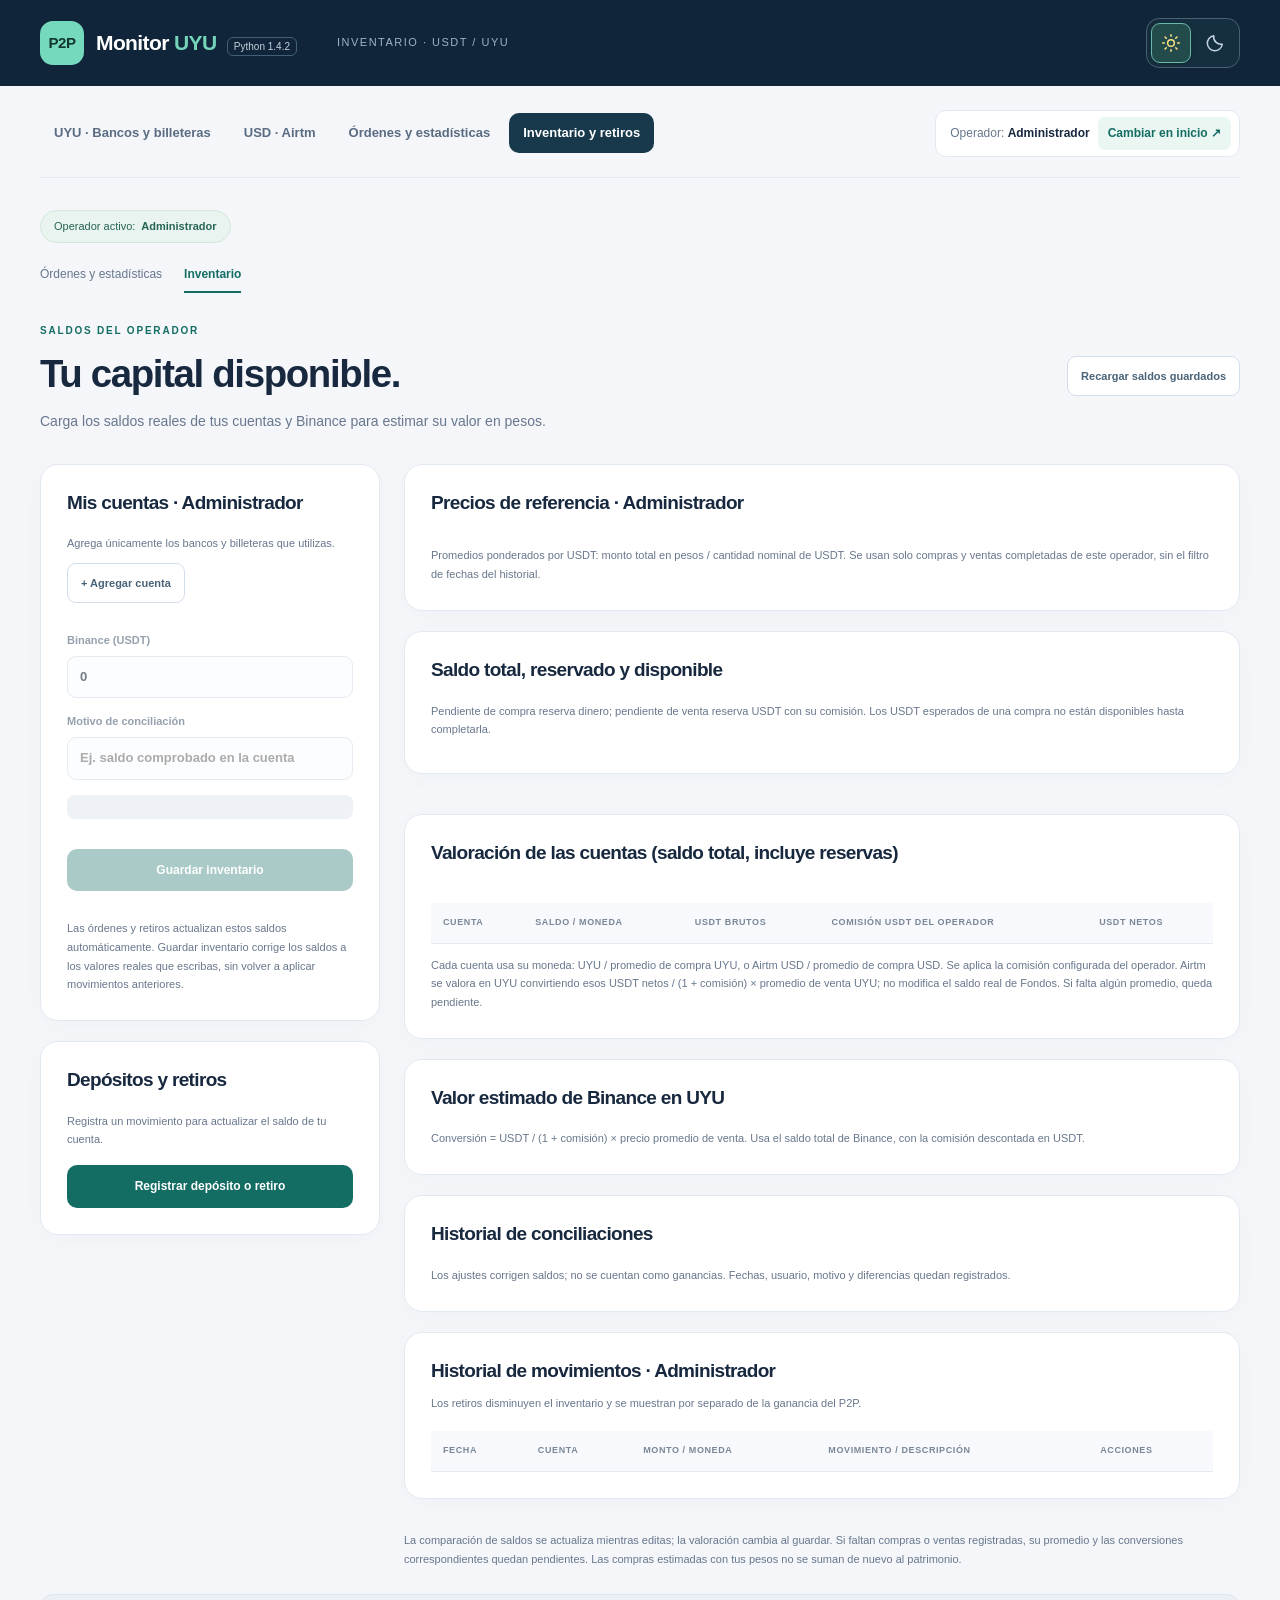
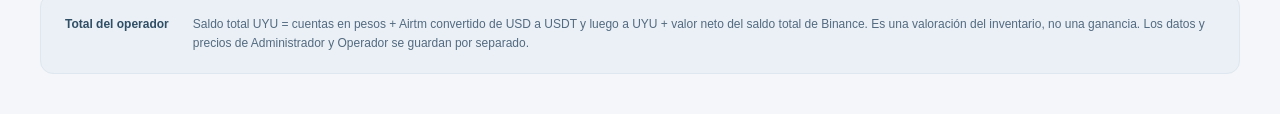
<file: static/inventory.html>
<!doctype html><html lang="es-UY"><head><meta charset="utf-8"><meta name="viewport" content="width=device-width, initial-scale=1"><title>Inventario del operador · Monitor P2P</title><script src="/static/theme.js?v=market-1.4.2"></script><link rel="icon" href="/static/favicon.svg"><link rel="stylesheet" href="/static/styles.css?v=market-1.4.2"><link rel="stylesheet" href="/static/orders.css?v=market-1.4.2"><script type="module" src="/static/inventory.js?v=market-1.4.2"></script><script type="module" src="/static/operator.js?v=market-1.4.2"></script><link rel="stylesheet" href="/static/theme.css?v=market-1.4.2"></head>
<body><header class="header"><div class="header-inner"><div class="brand"><span class="brand-mark">P2P</span><span>Monitor <b>UYU</b> <small class="version-label">Python 1.4.2</small></span></div><div class="pair">INVENTARIO · USDT / UYU</div></div></header>
<a class="skip-link" href="#main-content">Saltar al contenido</a><main id="main-content"><nav class="market-navigation" aria-label="Página"><a data-operator-context href="/">UYU · Bancos y billeteras</a><a data-operator-context href="/usd-airtm">USD · Airtm</a><a data-operator-context href="/ordenes">Órdenes y estadísticas</a><a data-operator-context href="/inventario" aria-current="page">Inventario y retiros</a><div class="operator-control operator-context"><span>Operador: <b data-operator-name>Administrador</b></span><a class="operator-open" href="/" data-operator-context>Cambiar en inicio ↗</a></div></nav>
<div class="operator-banner">Operador activo: <b data-operator-name>Administrador</b></div><nav class="operator-navigation" aria-label="Datos del operador"><a href="/ordenes" data-operator-context>Órdenes y estadísticas</a><a href="/inventario" data-operator-context aria-current="page">Inventario</a></nav>
<div class="page-head"><div><span class="eyebrow">SALDOS DEL OPERADOR</span><h1>Tu capital disponible.</h1><p>Carga los saldos reales de tus cuentas y Binance para estimar su valor en pesos.</p></div><button type="button" id="inventory-reload" class="secondary-button">Recargar saldos guardados</button></div>
<div id="inventory-review" class="error-banner" role="alert" hidden>Hay saldos negativos por movimientos registrados sin saldo inicial suficiente. Revisa las órdenes y corrige el inventario con tus saldos reales.</div><div id="inventory-error" class="error-banner" role="alert" hidden></div>
<div class="inventory-layout"><aside class="inventory-sidebar" aria-label="Carga de saldos y retiros"><section class="ledger-card"><h2>Mis cuentas · <span data-operator-name>Administrador</span></h2><p class="tool-note">Agrega únicamente los bancos y billeteras que utilizas.</p><button type="button" class="secondary-button" id="create-account">+ Agregar cuenta</button><p id="account-page-message" role="status"></p><div id="account-empty" class="tool-note" hidden>No tienes cuentas creadas. Agrega tu primera cuenta para cargar su saldo y registrar operaciones.</div><form id="inventory-form" class="ledger-form"><fieldset id="inventory-fields" disabled><div id="bank-inputs" class="inventory-bank-inputs"></div><label>Binance (USDT)<input id="binance" type="number" min="0" max="200000000" step="0.000001" required inputmode="decimal" value="0"></label><label>Motivo de conciliación<input id="reconcile-reason" maxlength="300" placeholder="Ej. saldo comprobado en la cuenta"></label>
<div id="reconcile-diff" class="tool-note" aria-live="polite"></div><div id="archived-accounts"></div><button type="submit" class="refresh-button" id="inventory-save">Guardar inventario</button></fieldset><p id="inventory-message" role="status" aria-live="polite"></p><p id="inventory-saved-at" class="tool-note"></p></form><p class="tool-note">Las órdenes y retiros actualizan estos saldos automáticamente. Guardar inventario corrige los saldos a los valores reales que escribas, sin volver a aplicar movimientos anteriores.</p></section>
<section class="ledger-card movement-launcher"><h2>Depósitos y retiros</h2><p class="tool-note">Registra un movimiento para actualizar el saldo de tu cuenta.</p><button type="button" class="refresh-button" id="create-movement">Registrar depósito o retiro</button><p id="movement-page-message" role="status" aria-live="polite"></p></section></aside><section class="inventory-report"><div class="ledger-card"><h2>Precios de referencia · <span data-operator-name>Administrador</span></h2><div id="inventory-averages" class="inventory-averages"></div><p class="tool-note">Promedios ponderados por USDT: monto total en pesos / cantidad nominal de USDT. Se usan solo compras y ventas completadas de este operador, sin el filtro de fechas del historial.</p></div>
<section class="ledger-card"><h2>Saldo total, reservado y disponible</h2><p class="tool-note">Pendiente de compra reserva dinero; pendiente de venta reserva USDT con su comisión. Los USDT esperados de una compra no están disponibles hasta completarla.</p><div id="reservation-summary" aria-live="polite"></div></section>
<div id="inventory-values" class="ledger-summary inventory-summary" aria-live="polite"></div>
<div class="ledger-card"><h2>Valoración de las cuentas (saldo total, incluye reservas)</h2><div class="table-scroll"><table class="ranking-table"><thead><tr><th>Cuenta</th><th>Saldo / moneda</th><th>USDT brutos</th><th>Comisión USDT del operador</th><th>USDT netos</th></tr></thead><tbody id="inventory-bank-rows"></tbody></table></div><p class="tool-note">Cada cuenta usa su moneda: UYU / promedio de compra UYU, o Airtm USD / promedio de compra USD. Se aplica la comisión configurada del operador. Airtm se valora en UYU convirtiendo esos USDT netos / (1 + comisión) × promedio de venta UYU; no modifica el saldo real de Fondos. Si falta algún promedio, queda pendiente.</p></div>
<div class="ledger-card"><h2>Valor estimado de Binance en UYU</h2><div id="binance-detail"></div><p class="tool-note">Conversión = USDT / (1 + comisión) × precio promedio de venta. Usa el saldo total de Binance, con la comisión descontada en USDT.</p></div>
<section class="ledger-card"><h2>Historial de conciliaciones</h2><p class="tool-note">Los ajustes corrigen saldos; no se cuentan como ganancias. Fechas, usuario, motivo y diferencias quedan registrados.</p><div id="reconcile-history"></div></section>
<section class="ledger-card withdrawals-panel"><h2>Historial de movimientos · <span data-operator-name>Administrador</span></h2><p class="tool-note">Los retiros disminuyen el inventario y se muestran por separado de la ganancia del P2P.</p><div class="table-scroll"><table class="ranking-table"><thead><tr><th>Fecha</th><th>Cuenta</th><th>Monto / moneda</th><th>Movimiento / descripción</th><th>Acciones</th></tr></thead><tbody id="withdrawal-rows"></tbody></table></div></section>
<p class="tool-note">La comparación de saldos se actualiza mientras editas; la valoración cambia al guardar. Si faltan compras o ventas registradas, su promedio y las conversiones correspondientes quedan pendientes. Las compras estimadas con tus pesos no se suman de nuevo al patrimonio.</p></section></div>

<aside class="notes"><span class="note-label">Total del operador</span><p>Saldo total UYU = cuentas en pesos + Airtm convertido de USD a USDT y luego a UYU + valor neto del saldo total de Binance. Es una valoración del inventario, no una ganancia. Los datos y precios de Administrador y Operador se guardan por separado.</p></aside><dialog id="movement-dialog" class="entry-modal" aria-labelledby="movement-title"><section class="ledger-card withdrawal-entry"><div class="modal-heading"><h2 id="movement-title">Depósitos y retiros</h2><button type="button" class="modal-close" id="movement-close" aria-label="Cerrar formulario de movimiento">×</button></div><p class="tool-note">Registra entradas o salidas de la cuenta de <b data-operator-name>Administrador</b>. Airtm usa USD; los bancos, UYU.</p><form id="withdrawal-form" class="withdrawal-form"><label>Movimiento<select id="withdrawal-kind"><option value="withdrawal">Retiro</option><option value="deposit">Depósito</option></select></label><label>Cuenta<select id="withdrawal-account" required></select></label><label>Fecha y hora<input id="withdrawal-date" type="datetime-local" required></label><label><span id="withdrawal-amount-label">Monto (UYU)</span><input id="withdrawal-amount" type="number" min="0.01" max="10000000000" step="0.01" required inputmode="decimal"></label><label>Descripción (opcional)<input id="withdrawal-note" maxlength="300" placeholder="Ej. Retiro para gastos"></label><div class="form-actions"><button id="withdrawal-save" class="refresh-button" type="submit">Registrar retiro</button><button id="withdrawal-cancel" class="secondary-button" type="button" hidden>Cancelar edición</button></div></form><p id="withdrawal-message" role="status" aria-live="polite"></p></section></dialog></main><dialog id="account-dialog" class="entry-modal" aria-labelledby="account-form-title"><section class="ledger-card"><div class="modal-heading"><h2 id="account-form-title">Agregar cuenta</h2><button id="account-close" class="modal-close" type="button" aria-label="Cerrar formulario">×</button></div><form id="inventory-account-form" class="ledger-form"><label>Banco o billetera<select id="account-institution"><option value="">Otro banco o billetera</option><option>Santander</option><option>Itaú</option><option>OCA Blue</option><option>MercadoPago</option><option>BROU</option><option>Prex</option><option>Airtm</option></select></label><label>Nombre de tu cuenta<input id="account-name" maxlength="80" required placeholder="Ej. Santander personal"></label><label>Moneda<select id="account-currency"><option value="UYU">Pesos uruguayos (UYU)</option><option value="USD">Dólares (USD)</option></select></label><p class="tool-note">La cuenta se crea con saldo cero. Después podrás cargar su saldo real con un motivo de conciliación. Binance mantiene su campo único en USDT.</p><button class="refresh-button" id="account-save" type="submit">Crear cuenta</button><p id="account-form-message" role="status"></p></form></section></dialog></body></html>
</file>
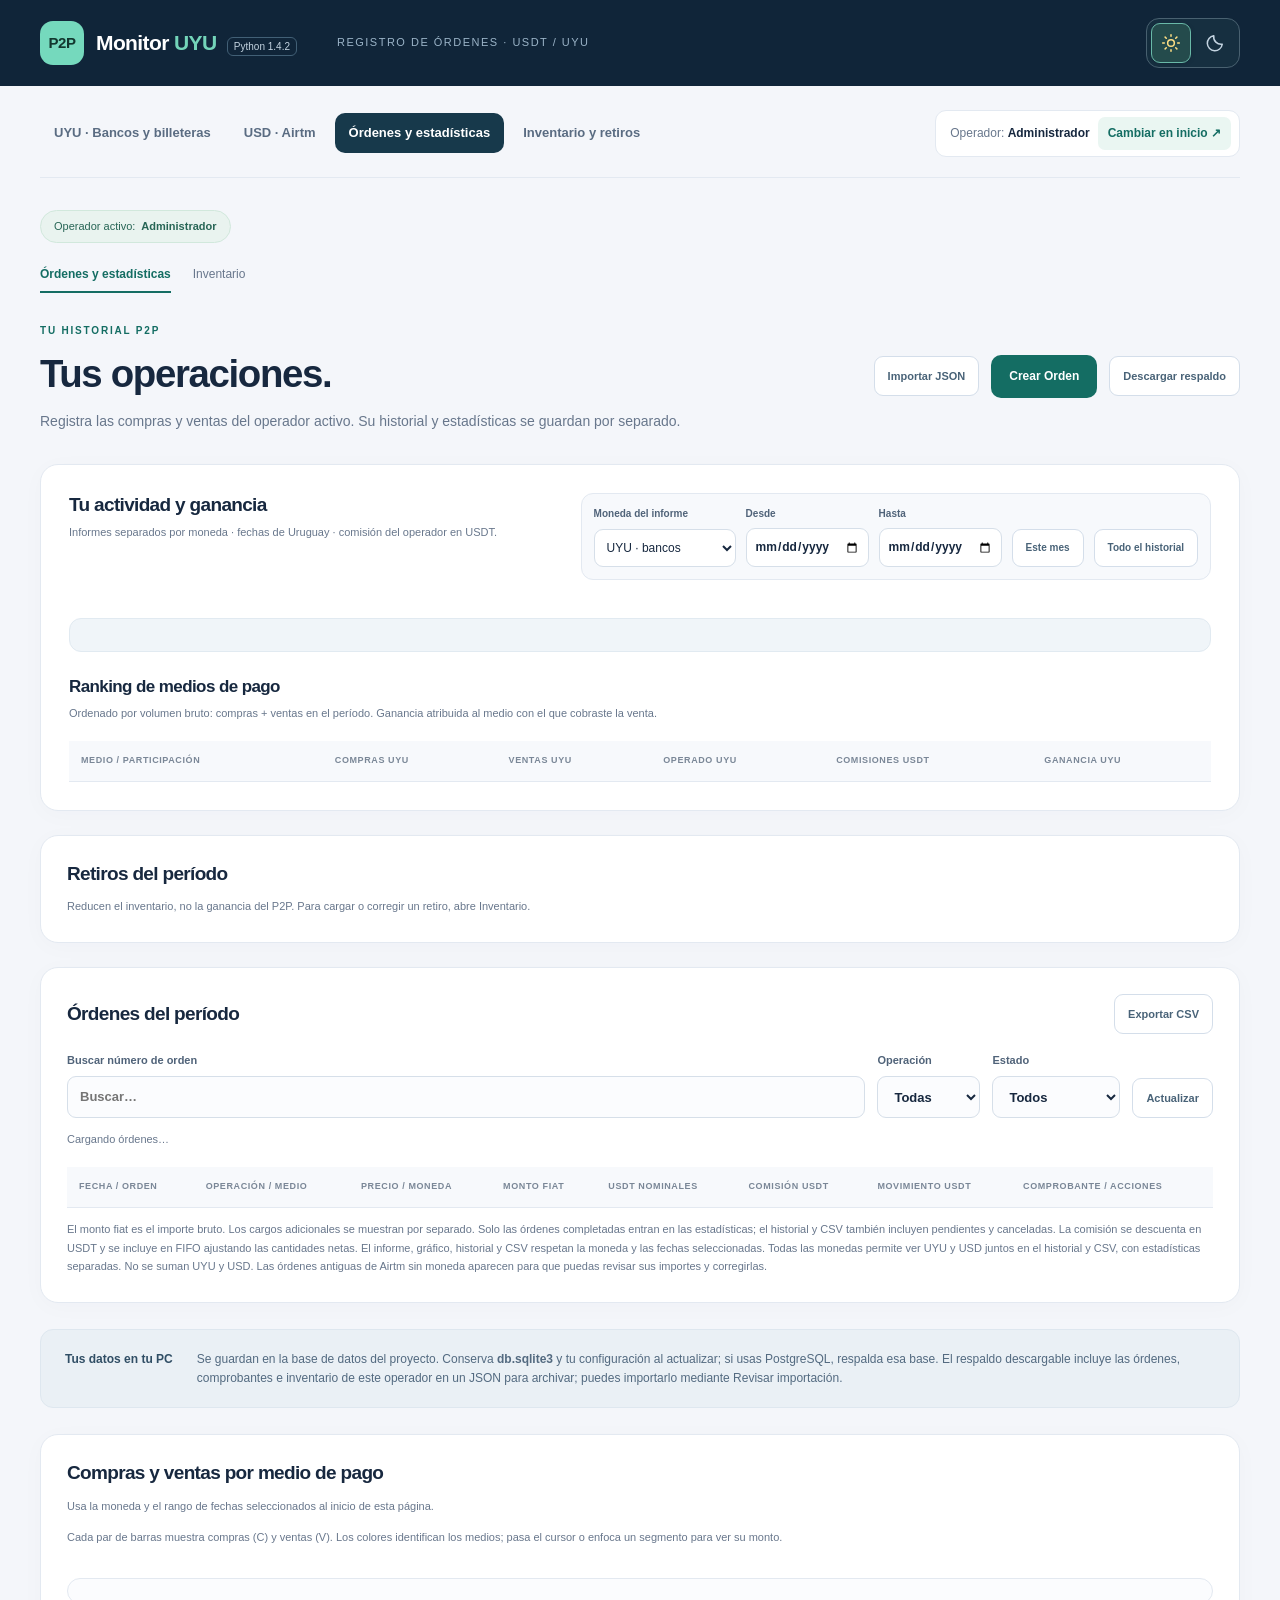
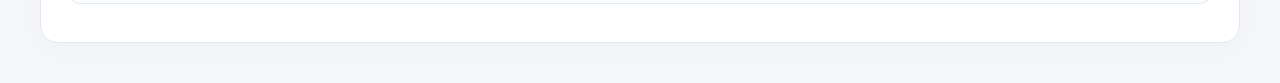
<file: static/orders.html>
<!doctype html>
<html lang="es-UY"><head><meta charset="utf-8"><meta name="viewport" content="width=device-width, initial-scale=1"><title>Órdenes del operador · Monitor P2P</title><script src="/static/theme.js?v=market-1.4.2"></script><link rel="icon" href="/static/favicon.svg"><link rel="stylesheet" href="/static/styles.css?v=market-1.4.2"><link rel="stylesheet" href="/static/orders.css?v=market-1.4.2"><script type="module" src="/static/orders.js?v=market-1.4.2"></script><script type="module" src="/static/operator.js?v=market-1.4.2"></script><link rel="stylesheet" href="/static/theme.css?v=market-1.4.2"><script type="module" src="/static/import.js?v=market-1.4.2"></script></head>
<body><header class="header"><div class="header-inner"><div class="brand"><span class="brand-mark">P2P</span><span>Monitor <b>UYU</b> <small class="version-label">Python 1.4.2</small></span></div><div class="pair">REGISTRO DE ÓRDENES · USDT / UYU</div></div></header>
<a class="skip-link" href="#main-content">Saltar al contenido</a><main id="main-content"><nav class="market-navigation" aria-label="Página"><a data-operator-context href="/">UYU · Bancos y billeteras</a><a data-operator-context href="/usd-airtm">USD · Airtm</a><a data-operator-context href="/ordenes" aria-current="page">Órdenes y estadísticas</a><a data-operator-context href="/inventario">Inventario y retiros</a><div class="operator-control operator-context"><span>Operador: <b data-operator-name>Administrador</b></span><a class="operator-open" href="/" data-operator-context>Cambiar en inicio ↗</a></div></nav><div class="operator-banner">Operador activo: <b data-operator-name>Administrador</b></div><nav class="operator-navigation" aria-label="Datos del operador"><a href="/ordenes" data-operator-context aria-current="page">Órdenes y estadísticas</a><a href="/inventario" data-operator-context>Inventario</a></nav>
<div class="page-head"><div><span class="eyebrow">TU HISTORIAL P2P</span><h1>Tus operaciones.</h1><p>Registra las compras y ventas del operador activo. Su historial y estadísticas se guardan por separado.</p></div><div class="page-actions"><button class="secondary-button" type="button" id="open-import">Importar JSON</button><button type="button" class="refresh-button" id="create-order">Crear Orden</button><a class="backup-button" id="backup" data-operator-context href="/api/orders/backup" download>Descargar respaldo</a></div></div><p id="order-page-message" role="status" aria-live="polite"></p>
<section class="ledger-card analytics-panel" aria-label="Análisis de tus operaciones">
<div class="history-heading"><div><h2>Tu actividad y ganancia</h2><p class="tool-note">Informes separados por moneda · fechas de Uruguay · comisión del operador en USDT.</p></div><div class="range-controls"><label>Moneda del informe<select id="report-currency"><option value="ALL">Todas las monedas</option><option value="UYU" selected>UYU · bancos</option><option value="USD">USD · Airtm</option></select></label><label>Desde<input id="range-from" type="date"></label><label>Hasta<input id="range-to" type="date"></label><button id="this-month" class="secondary-button" type="button">Este mes</button><button id="all-dates" class="secondary-button" type="button">Todo el historial</button></div></div>
<p id="range-error" role="alert" class="negative" hidden>La fecha de inicio debe ser anterior o igual a la fecha final.</p>
<p id="range-label" class="tool-note" aria-live="polite"></p>
<div id="summary" class="ledger-summary" aria-live="polite"></div>
<div id="gain-note" class="gain-note"></div>
<div class="analytics-grid" id="analytics-details">
<section class="method-ranking"><h3>Ranking de medios de pago</h3><p class="tool-note">Ordenado por volumen bruto: compras + ventas en el período. Ganancia atribuida al medio con el que cobraste la venta.</p><div class="table-scroll"><table class="ranking-table"><thead id="ranking-head"><tr><th>Medio / participación</th><th>Compras UYU</th><th>Ventas UYU</th><th>Operado UYU</th><th>Comisiones USDT</th><th>Ganancia UYU</th></tr></thead><tbody id="ranking"></tbody></table></div></section></div>
</section>
<section class="ledger-card period-withdrawals"><h2>Retiros del período</h2><div id="period-withdrawals"></div><p class="tool-note">Reducen el inventario, no la ganancia del P2P. Para cargar o corregir un retiro, abre Inventario.</p></section>
<div class="ledger-layout orders-full-width">
<section class="ledger-history"><div class="ledger-card"><div class="history-heading"><h2>Órdenes del período</h2><button class="secondary-button" id="csv" type="button">Exportar CSV</button></div>
<div class="ledger-filters"><label>Buscar número de orden<input id="search" type="search" placeholder="Buscar…"></label><label>Operación<select id="filter-type"><option value="">Todas</option><option value="buy">Compras</option><option value="sell">Ventas</option></select></label><label>Estado<select id="filter-status"><option value="">Todos</option><option value="pending">Pendientes</option><option value="completed">Completadas</option><option value="cancelled">Canceladas</option></select></label><button class="secondary-button" id="reload" type="button">Actualizar</button></div>
<p class="tool-note" id="history-status" role="status" aria-live="polite">Cargando órdenes…</p>
<div class="table-scroll"><table class="ledger-table"><thead><tr><th>Fecha / orden</th><th>Operación / medio</th><th>Precio / moneda</th><th>Monto fiat</th><th>USDT nominales</th><th>Comisión USDT</th><th>Movimiento USDT</th><th>Comprobante / acciones</th></tr></thead><tbody id="rows"></tbody></table></div>
<p class="tool-note">El monto fiat es el importe bruto. Los cargos adicionales se muestran por separado. Solo las órdenes completadas entran en las estadísticas; el historial y CSV también incluyen pendientes y canceladas. La comisión se descuenta en USDT y se incluye en FIFO ajustando las cantidades netas. El informe, gráfico, historial y CSV respetan la moneda y las fechas seleccionadas. Todas las monedas permite ver UYU y USD juntos en el historial y CSV, con estadísticas separadas. No se suman UYU y USD. Las órdenes antiguas de Airtm sin moneda aparecen para que puedas revisar sus importes y corregirlas.</p></div></section></div>
<aside class="notes"><span class="note-label">Tus datos en tu PC</span><p>Se guardan en la base de datos del proyecto. Conserva <b>db.sqlite3</b> y tu configuración al actualizar; si usas PostgreSQL, respalda esa base. El respaldo descargable incluye las órdenes, comprobantes e inventario de este operador en un JSON para archivar; puedes importarlo mediante Revisar importación.</p></aside>
<section class="ledger-card activity-chart chart-panel" id="chart-panel" aria-label="Gráfica de operaciones del período"><h2>Compras y ventas por medio de pago</h2><p class="tool-note">Usa la moneda y el rango de fechas seleccionados al inicio de esta página.</p><p class="tool-note">Cada par de barras muestra compras (C) y ventas (V). Los colores identifican los medios; pasa el cursor o enfoca un segmento para ver su monto.</p><div id="chart-legend" class="chart-legend"></div><div id="activity-chart" class="chart-scroll"></div><p id="chart-note" class="tool-note"></p></section>
<dialog id="order-dialog" class="entry-modal" aria-labelledby="form-title"><section class="ledger-card"><div class="modal-heading"><h2 id="form-title">Crear orden</h2><button type="button" class="modal-close" id="order-close" aria-label="Cerrar formulario de orden">×</button></div>
<form id="order-form" class="ledger-form">
<label>Operación<select id="type" required><option value="buy">Yo compré USDT</option><option value="sell">Yo vendí USDT</option></select></label>
<label>Estado<select id="order-status" required><option value="pending">Pendiente (reserva saldo)</option><option value="completed">Completada</option><option value="cancelled">Cancelada</option></select></label>
<label>Fecha y hora<input id="date" type="datetime-local" required></label>
<label>Número de orden<input id="number" type="text" maxlength="100" autocomplete="off" required placeholder="Número de Binance"></label>
<label>Medio de pago<input id="payment-method" list="payment-options" maxlength="100" required placeholder="Ej. Itaú"><datalist id="payment-options"><option value="Santander"><option value="Itaú"><option value="OCA Blue"><option value="MercadoPago"><option value="BROU"><option value="Prex"><option value="Airtm"></datalist><span class="tool-note">El medio usado para pagar o cobrar esta orden. Puedes escribir otro.</span></label>
<label>Cuenta del inventario<select id="account-key" required><option value="">Según el medio de pago</option></select><span class="tool-note">Cuenta en la que pagaste o cobraste. Selecciónala si el medio de pago tiene otro nombre.</span></label>
<label><span id="price-label">Precio (UYU por USDT)</span><input id="price" type="number" min="0.000001" max="1000000000" step="0.000001" inputmode="decimal" required placeholder="Ej. 41,30"></label>
<label><span id="amount-label">Monto de la orden (UYU)</span><input id="amount" type="number" min="0.01" max="10000000000" step="0.01" inputmode="decimal" required placeholder="Ej. 10000"></label>
<label>Cargo adicional (%)<input id="expense-percent" type="number" min="0" max="100" step="0.0001" value="0" required><span class="tool-note">Se aplica al monto de la orden. Usa la tarifa real de tu billetera; no viene predefinida.</span></label>
<label>Gasto fijo (moneda de la cuenta)<input id="expense-fixed" type="number" min="0" max="10000000000" step="0.01" value="0" required></label>
<label>Detalle del gasto<input id="expense-note" maxlength="300" placeholder="Ej. cargo por enviar saldo"></label>
<div class="ledger-preview" id="preview" aria-live="polite">Ingresa el precio y el monto para calcular los USDT y la comisión.</div>
<p class="tool-note">Comisión del operador en USDT. Compra: recibes nominales menos comisión. Venta: entregas nominales más comisión. Los cargos adicionales se pagan en la misma cuenta y moneda: aumentan el desembolso de compra o reducen el ingreso de venta. Pendiente reserva saldo; completada aplica movimientos; cancelada no aplica movimientos. Airtm usa USD y los bancos UYU; el precio es por 1 USDT en esa moneda.</p>
<label>Comprobante de pago (opcional)<input id="receipt" type="file" accept="image/png,image/jpeg,image/webp,application/pdf,.pdf,.jpg,.jpeg,.png,.webp"><span class="tool-note">PDF, JPG, PNG o WebP · máximo 10 MB.</span></label>
<div id="existing-receipt" hidden><a id="current-receipt" target="_blank" rel="noopener">Ver comprobante actual ↗</a><label class="remove-receipt"><input id="remove-receipt" type="checkbox">Quitar comprobante actual</label></div>
<div class="form-actions"><button class="refresh-button" id="save" type="submit">Guardar orden</button><button id="cancel" class="secondary-button" type="button" hidden>Cancelar edición</button></div>
<div id="form-message" role="status" aria-live="polite"></div></form></section></dialog><dialog id="import-dialog" class="entry-modal" aria-labelledby="import-title"><section class="ledger-card"><div class="modal-heading"><h2 id="import-title">Importar historial</h2><button id="import-close" class="modal-close" type="button" aria-label="Cerrar">×</button></div><p class="tool-note">Elige el operador de destino antes de importar. Solo se agregan registros faltantes. Los saldos actuales se conservan para evitar aplicar operaciones históricas dos veces. Los comprobantes solo se recuperan si el JSON contiene sus archivos en base64.</p><label>Respaldo JSON<input id="import-file" type="file" accept=".json,application/json"></label><div class="ledger-form" id="import-mapping"></div><div class="form-actions"><button class="secondary-button" id="import-review" type="button">Revisar importación</button><button class="refresh-button" id="import-confirm" type="button" disabled>Confirmar importación</button></div><p id="import-result" role="status" style="white-space:pre-wrap"></p></section></dialog></main></body></html>
</file>
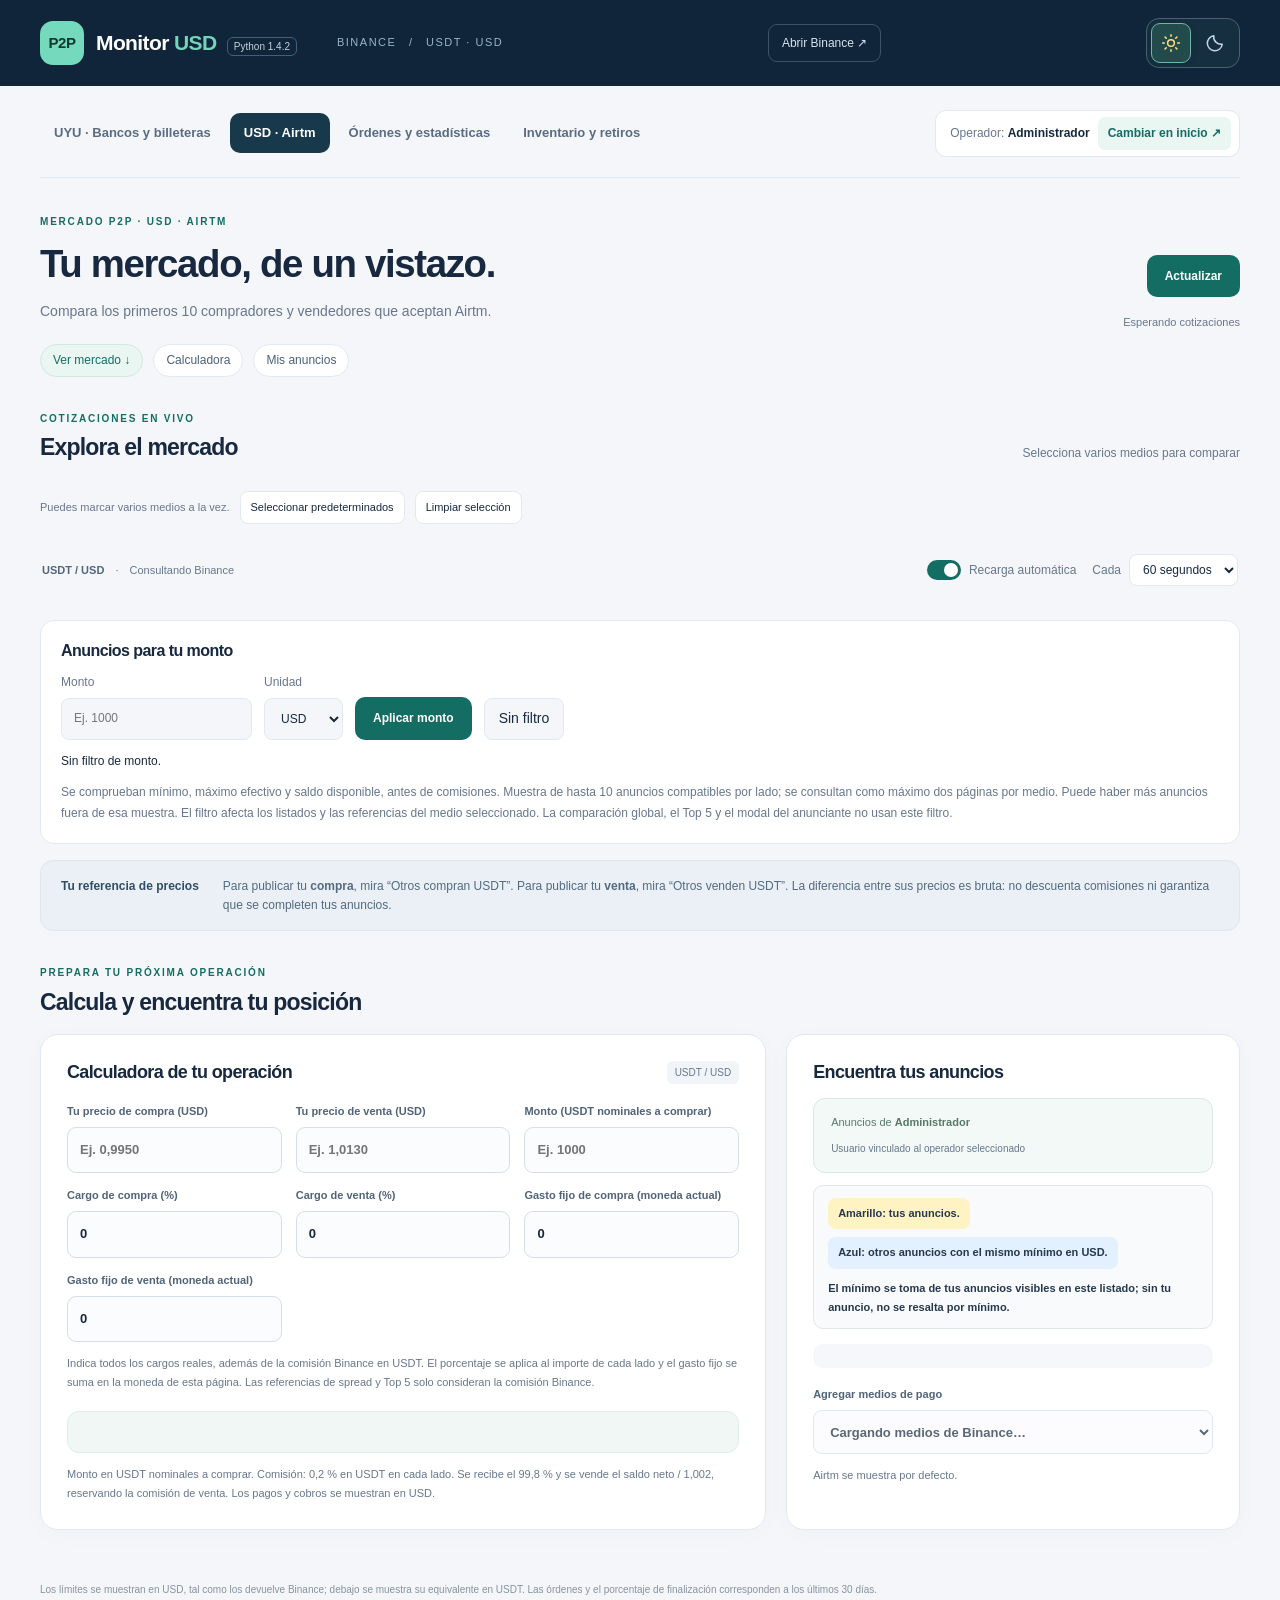
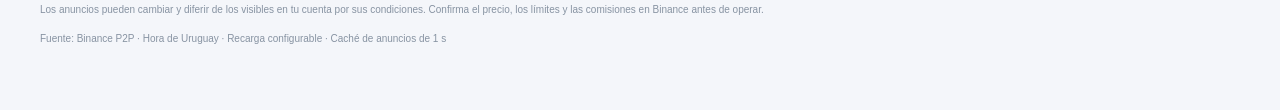
<file: static/usd-airtm.html>
<!doctype html>
<html lang="es-UY"><head><meta charset="utf-8"><meta name="viewport" content="width=device-width, initial-scale=1"><title>Monitor P2P USD · Airtm · Binance</title><meta name="description" content="Primeros diez anuncios de compra y venta USDT/USD con Airtm."><script src="/static/theme.js?v=market-1.4.2"></script><link rel="icon" href="/static/favicon.svg"><link rel="stylesheet" href="/static/styles.css?v=market-1.4.2"><script type="module" src="/static/app.js?v=market-1.4.2"></script><script type="module" src="/static/operator.js?v=market-1.4.2"></script><link rel="stylesheet" href="/static/theme.css?v=market-1.4.2"></head>
<body data-fiat="USD"><div class="app-shell">
<header class="header"><div class="header-inner"><div class="brand"><span class="brand-mark">P2P</span><span>Monitor <b>USD</b> <small class="version-label">Python 1.4.2</small></span></div><div class="pair">BINANCE <span>/</span> USDT · USD</div><a href="https://p2p.binance.com/es/trade/all-payments/USDT?fiat=USD" target="_blank" rel="noreferrer">Abrir Binance ↗</a></div></header>
<a class="skip-link" href="#main-content">Saltar al contenido</a><main id="main-content"><nav class="market-navigation" aria-label="Mercado"><a data-operator-context href="/">UYU · Bancos y billeteras</a><a data-operator-context href="/usd-airtm" aria-current="page">USD · Airtm</a><a data-operator-context href="/ordenes">Órdenes y estadísticas</a><a data-operator-context href="/inventario">Inventario y retiros</a><div class="operator-control operator-context"><span>Operador: <b data-operator-name>Administrador</b></span><a class="operator-open" href="/" data-operator-context>Cambiar en inicio ↗</a></div></nav><div class="page-head"><div><span class="eyebrow">MERCADO P2P · USD · AIRTM</span><h1>Tu mercado, de un vistazo.</h1><p>Compara los primeros 10 compradores y vendedores que aceptan Airtm.</p><div class="quick-links"><a href="#mercado">Ver mercado ↓</a><a href="#calculadora">Calculadora</a><a href="#mis-anuncios">Mis anuncios</a></div></div><div class="refresh-area"><button type="button" class="refresh-button" id="refresh">Actualizar</button><span class="timestamp" id="timestamp">Esperando cotizaciones</span></div></div>


<div class="section-heading" id="mercado"><div><span class="eyebrow">COTIZACIONES EN VIVO</span><h2>Explora el mercado</h2></div><span class="section-caption">Selecciona varios medios para comparar</span></div><div class="bank-tabs"><div class="bank-list" role="group" aria-label="Seleccionar medios de pago" id="banks"></div><div class="selection-actions"><span>Puedes marcar varios medios a la vez.</span><button type="button" id="selection-defaults">Seleccionar predeterminados</button><button type="button" id="selection-clear">Limpiar selección</button></div><div class="status-bar"><span><b>USDT / USD</b> <span class="status-separator">·</span> <span id="status" aria-live="polite">Consultando Binance</span></span><div class="reload-controls"><label class="auto-control"><input class="switch" type="checkbox" id="auto" role="switch" checked>Recarga automática</label><label class="interval-control" for="refresh-seconds">Cada <select id="refresh-seconds"><option value="3">3 segundos</option><option value="6">6 segundos</option><option value="10">10 segundos</option><option value="30">30 segundos</option><option value="60" selected>60 segundos</option></select></label></div></div><section class="amount-filter" aria-labelledby="amount-filter-title"><h3 id="amount-filter-title">Anuncios para tu monto</h3><form id="market-amount-form"><label>Monto<input id="market-amount" type="number" min="0.00000001" max="10000000000" step="0.00000001" inputmode="decimal" placeholder="Ej. 1000"></label><label>Unidad<select id="market-amount-unit"><option value="fiat">USD</option><option value="USDT">USDT</option></select></label><button class="refresh-button" type="submit" id="apply-amount">Aplicar monto</button><button class="secondary-button" type="button" id="clear-amount">Sin filtro</button></form><p id="market-amount-status" role="status" aria-live="polite">Sin filtro de monto.</p><p class="tool-note">Se comprueban mínimo, máximo efectivo y saldo disponible, antes de comisiones. Muestra de hasta 10 anuncios compatibles por lado; se consultan como máximo dos páginas por medio. Puede haber más anuncios fuera de esa muestra. El filtro afecta los listados y las referencias del medio seleccionado. La comparación global, el Top 5 y el modal del anunciante no usan este filtro.</p></section><div id="error" class="error-banner" role="alert" hidden></div><aside class="notes market-guidance"><span class="note-label">Tu referencia de precios</span><p>Para publicar tu <b>compra</b>, mira “Otros compran USDT”. Para publicar tu <b>venta</b>, mira “Otros venden USDT”. La diferencia entre sus precios es bruta: no descuenta comisiones ni garantiza que se completen tus anuncios.</p></aside><div id="spreads-content" class="bank-content" aria-label="Spreads del mercado"></div><div class="section-heading"><div><span class="eyebrow">PREPARA TU PRÓXIMA OPERACIÓN</span><h2>Calcula y encuentra tu posición</h2></div></div><section id="calculadora" class="tools" aria-label="Configuración y calculadora">
<div class="calculator"><div class="tool-heading"><h2>Calculadora de tu operación</h2><span>USDT / USD</span></div>
<div class="calc-fields">
<label>Tu precio de compra (USD)<input id="calc-buy" type="number" min="0.0001" step="0.0001" placeholder="Ej. 0,9950" inputmode="decimal"></label>
<label>Tu precio de venta (USD)<input id="calc-sell" type="number" min="0.0001" step="0.0001" placeholder="Ej. 1,0130" inputmode="decimal"></label>
<label>Monto (USDT nominales a comprar)<input id="calc-amount" type="number" min="0.01" step="0.01" placeholder="Ej. 1000" inputmode="decimal"></label>
<label>Cargo de compra (%)<input id="calc-buy-percent" type="number" min="0" max="100" step="0.0001" value="0"></label>
<label>Cargo de venta (%)<input id="calc-sell-percent" type="number" min="0" max="100" step="0.0001" value="0"></label>
<label>Gasto fijo de compra (moneda actual)<input id="calc-buy-fixed" type="number" min="0" step="0.01" value="0"></label>
<label>Gasto fijo de venta (moneda actual)<input id="calc-sell-fixed" type="number" min="0" step="0.01" value="0"></label>
</div><p class="tool-note">Indica todos los cargos reales, además de la comisión Binance en USDT. El porcentaje se aplica al importe de cada lado y el gasto fijo se suma en la moneda de esta página. Las referencias de spread y Top 5 solo consideran la comisión Binance.</p><div id="calc-result" class="calc-result" aria-live="polite"></div>
<p class="tool-note">Monto en USDT nominales a comprar. Comisión: 0,2 % en USDT en cada lado. Se recibe el 99,8 % y se vende el saldo neto / 1,002, reservando la comisión de venta. Los pagos y cobros se muestran en USD.</p></div>
<div id="mis-anuncios" class="preferences"><div class="tool-heading"><h2>Encuentra tus anuncios</h2></div><div class="account-identity"><span class="account-identity-label">Anuncios de <b data-operator-name>Administrador</b></span><strong id="binance-username"></strong><span class="account-identity-note">Usuario vinculado al operador seleccionado</span></div><p class="tool-note highlight-guide"><span class="highlight-labels"><span class="highlight-label highlight-own">Amarillo: tus anuncios.</span><span class="highlight-label highlight-minimum">Azul: otros anuncios con el mismo mínimo en USD.</span></span><strong class="highlight-clarification">El mínimo se toma de tus anuncios visibles en este listado; sin tu anuncio, no se resalta por mínimo.</strong></p><div id="positions" class="positions" aria-live="polite"></div>
<label class="other-method-label">Agregar medios de pago<select id="other-method" disabled><option value="">Cargando medios de Binance…</option></select></label><p id="methods-note" class="tool-note">Airtm se muestra por defecto.</p></div>
</section><div id="content" class="bank-content" role="region" aria-label="Mercados seleccionados"></div></div>

<footer><p>Los límites se muestran en USD, tal como los devuelve Binance; debajo se muestra su equivalente en USDT. Las órdenes y el porcentaje de finalización corresponden a los últimos 30 días.</p><p>Los anuncios pueden cambiar y diferir de los visibles en tu cuenta por sus condiciones. Confirma el precio, los límites y las comisiones en Binance antes de operar.</p><span>Fuente: Binance P2P · Hora de Uruguay · Recarga configurable · Caché de anuncios de 1 s</span></footer>
</main></div><dialog id="advertiser-dialog" class="advertiser-dialog" aria-labelledby="advertiser-title"><div class="advertiser-heading"><h2 id="advertiser-title">Anuncios del anunciante</h2><button id="advertiser-close" type="button" class="modal-close" aria-label="Cerrar anuncios del anunciante">×</button></div><p id="advertiser-summary"></p><p id="advertiser-time" class="tool-note"></p><p class="tool-note">Anuncios públicos devueltos por Binance en esta consulta. No incluye anuncios privados, pausados o restringidos que Binance no muestre. La disponibilidad final se verifica en Binance. Aquí se muestran todas las monedas y activos devueltos; el monto del mercado no filtra este modal.</p><button id="advertiser-retry" type="button" class="secondary-button">Consultar de nuevo</button><div id="advertiser-content" aria-live="polite"></div></dialog></body></html>
</file>
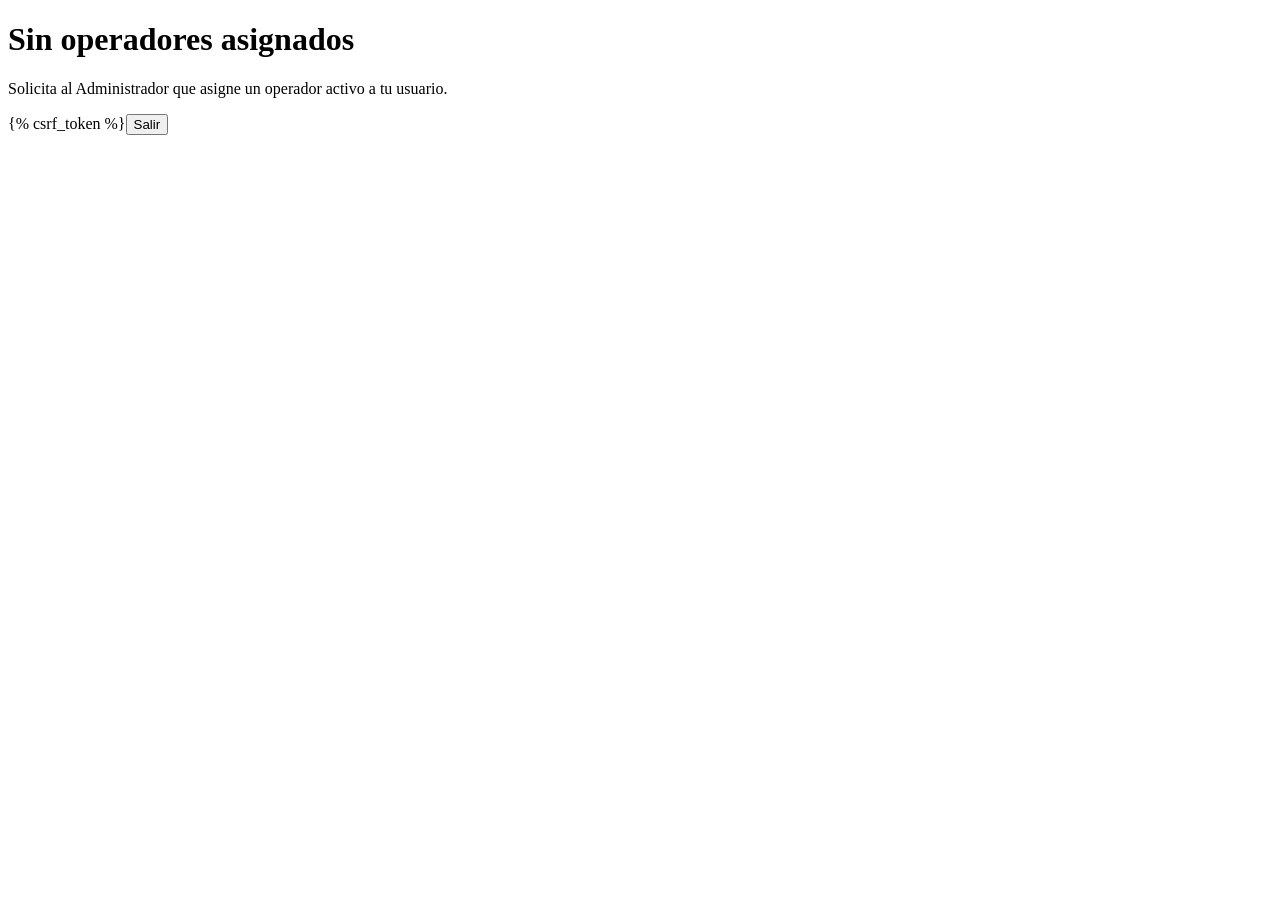
<file: templates/empty.html>
<!doctype html><html lang="es"><body><h1>Sin operadores asignados</h1><p>Solicita al Administrador que asigne un operador activo a tu usuario.</p><form method="post" action="/logout/">{% csrf_token %}<button>Salir</button></form></body></html>
</file>
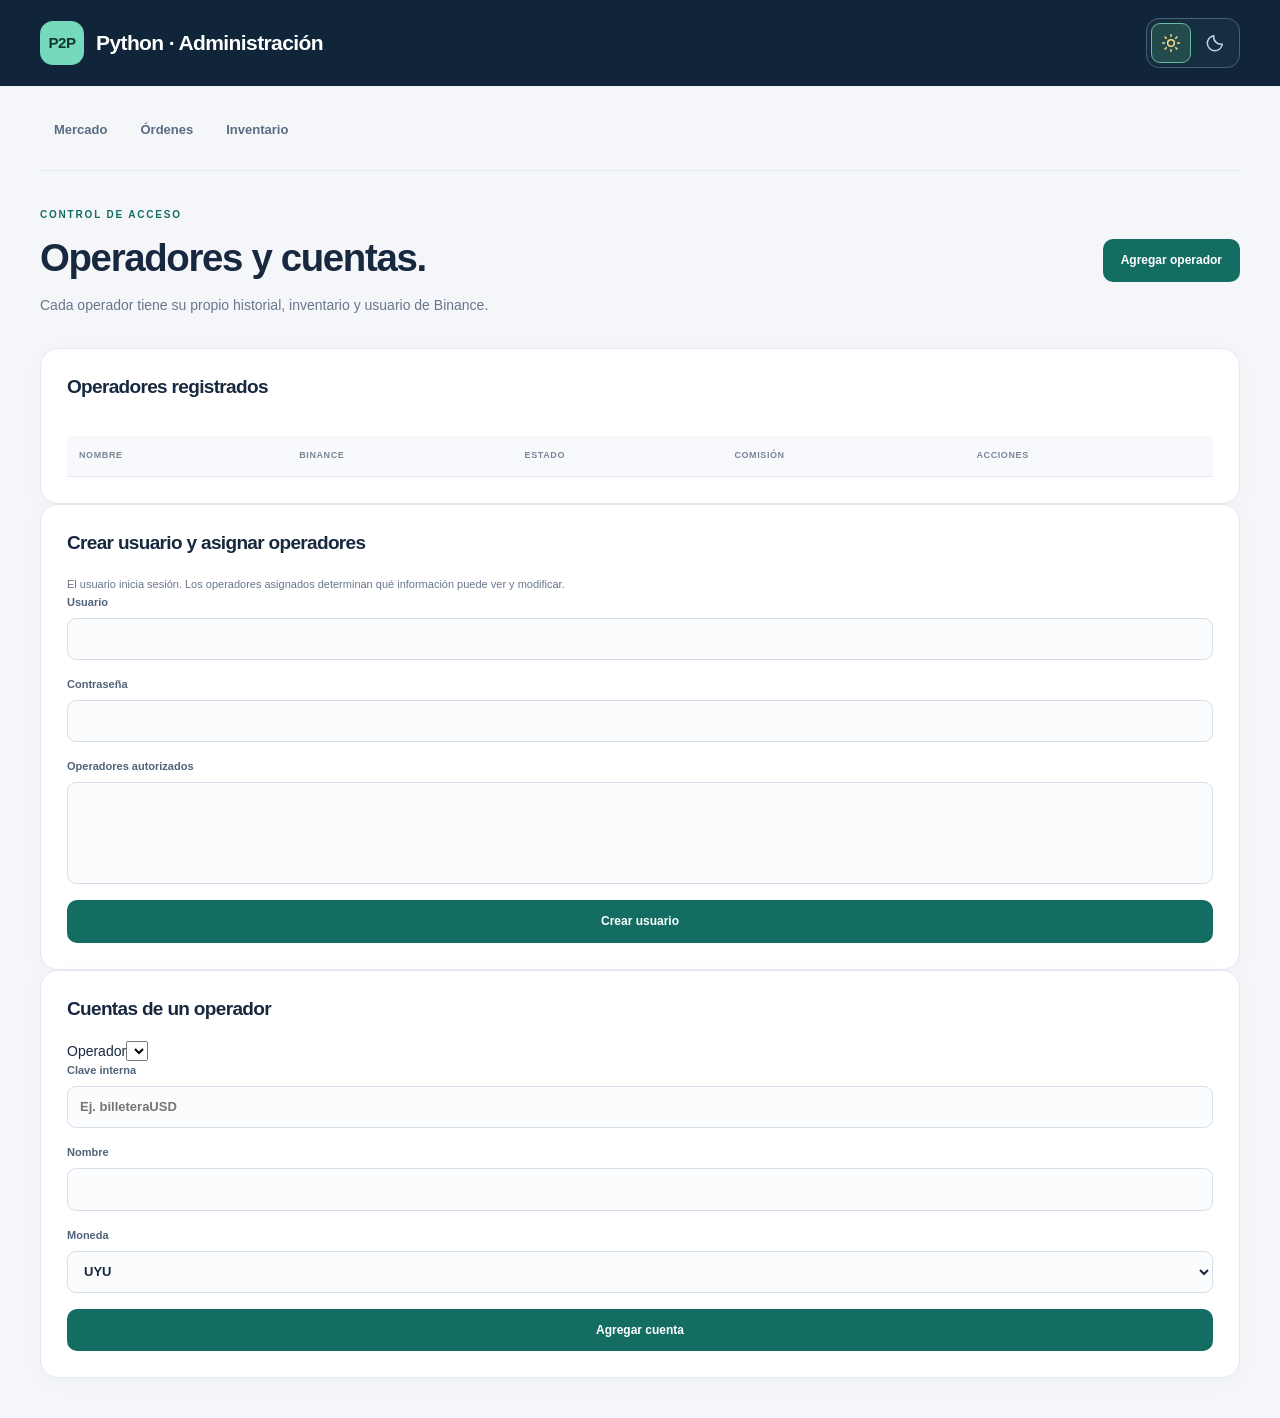
<file: templates/management.html>
<!doctype html><html lang="es-UY"><head><meta charset="utf-8"><meta name="viewport" content="width=device-width,initial-scale=1"><title>Operadores · P2P Python</title><script src="/static/theme.js?v=market-1.4.2"></script><link rel="stylesheet" href="/static/styles.css?v=market-1.4.2"><link rel="stylesheet" href="/static/orders.css?v=market-1.4.2"><link rel="stylesheet" href="/static/theme.css?v=market-1.4.2"><script type="module" src="/static/operator.js?v=market-1.4.2"></script><script type="module" src="/static/management.js?v=market-1.4.2"></script></head><body><header class="header"><div class="header-inner"><div class="brand"><span class="brand-mark">P2P</span>Python · Administración</div></div></header><main><nav class="market-navigation"><a href="/" data-operator-context>Mercado</a><a href="/ordenes" data-operator-context>Órdenes</a><a href="/inventario" data-operator-context>Inventario</a></nav><div class="page-head"><div><span class="eyebrow">CONTROL DE ACCESO</span><h1>Operadores y cuentas.</h1><p>Cada operador tiene su propio historial, inventario y usuario de Binance.</p></div><button class="refresh-button" id="new-operator">Agregar operador</button></div><p id="management-status" role="status"></p><section class="ledger-card"><h2>Operadores registrados</h2><div class="table-scroll"><table class="ranking-table"><thead><tr><th>Nombre</th><th>Binance</th><th>Estado</th><th>Comisión</th><th>Acciones</th></tr></thead><tbody id="operator-rows"></tbody></table></div></section><section class="ledger-card"><h2>Crear usuario y asignar operadores</h2><p class="tool-note">El usuario inicia sesión. Los operadores asignados determinan qué información puede ver y modificar.</p><form id="user-form" class="ledger-form"><label>Usuario<input id="new-username" maxlength="150" required autocomplete="off"></label><label>Contraseña<input id="new-password" type="password" minlength="8" required autocomplete="new-password"></label><label>Operadores autorizados<select id="user-operators" multiple required size="5"></select></label><button class="refresh-button">Crear usuario</button></form><p id="user-message" role="status"></p></section><section class="ledger-card"><h2>Cuentas de un operador</h2><label>Operador<select id="account-operator"></select></label><div id="account-list"></div><form id="account-form" class="ledger-form"><label>Clave interna<input id="new-account-key" pattern="[a-zA-Z][a-zA-Z0-9_-]*" maxlength="50" placeholder="Ej. billeteraUSD" required></label><label>Nombre<input id="new-account-name" maxlength="80" required></label><label>Moneda<select id="new-account-currency"><option>UYU</option><option>USD</option></select></label><button class="refresh-button">Agregar cuenta</button></form></section><dialog id="operator-dialog" class="entry-modal"><section class="ledger-card"><div class="modal-heading"><h2 id="operator-title">Agregar operador</h2><button id="operator-close" class="modal-close" type="button" aria-label="Cerrar">×</button></div><form id="operator-form" class="ledger-form"><label>Nombre<input id="operator-name" maxlength="80" required></label><label>Usuario Binance<input id="operator-binance" maxlength="100"></label><label>Comisión (%)<input id="operator-fee" type="number" min="0" max="10" step="0.0001" value="0.2" required></label><label>Estado<select id="operator-active"><option value="true">Activo</option><option value="false">Desactivado</option></select></label><label>Usuarios autorizados<select id="operator-users" multiple size="5"></select></label><button class="refresh-button">Guardar operador</button><p id="operator-error" role="status"></p></form></section></dialog></main></body></html>
</file>
<file: static/styles.css>
/* Monitor P2P v13 — shared visual system, no external assets. */
:root{--bg:#f4f6fa;--surface:#fff;--ink:#17283f;--muted:#68778c;--line:#e3e9f1;--primary:#146d63;--primary-soft:#eaf6f2;--blue:#366cbd;--radius:18px;--shadow:0 4px 24px #18345206;--font:Inter,ui-sans-serif,-apple-system,BlinkMacSystemFont,"Segoe UI",sans-serif}
*{box-sizing:border-box}html{scroll-behavior:smooth;scroll-padding-top:24px}body{margin:0;background:var(--bg);color:var(--ink);font:14px/1.55 var(--font)}a{color:inherit}button,input,select{font:inherit}button,a,input,select{-webkit-tap-highlight-color:transparent}button{cursor:pointer}button:disabled{cursor:not-allowed;opacity:.6}button[aria-busy=true]{cursor:wait}button,a{transition:background .15s,border-color .15s,box-shadow .15s}button:focus-visible,a:focus-visible,input:focus-visible,select:focus-visible{outline:3px solid #4a9bce;outline-offset:3px}[hidden]{display:none!important}p{margin:0}h1,h2,h3{line-height:1.25;letter-spacing:-.035em}h1{font-size:clamp(28px,3vw,40px);margin:9px 0 12px;font-weight:750}h2{font-size:20px;margin:0}h3{font-size:16px;margin:0}.sr-only{position:absolute;width:1px;height:1px;overflow:hidden;clip:rect(0,0,0,0)}.skip-link{position:fixed;top:-100px;left:20px;z-index:20;background:var(--surface);padding:12px;border-radius:8px}.skip-link:focus{top:12px}
.header{background:var(--surface-102539,#102539);color:var(--text-fff,#fff)}.header-inner{max-width:1680px;margin:auto;min-height:80px;padding:18px 40px;display:flex;align-items:center;gap:40px}.brand{display:flex;align-items:center;gap:12px;font-size:21px;font-weight:600;letter-spacing:-.6px}.brand b{color:var(--text-73d4b9,#73d4b9)}.brand-mark{display:grid;place-items:center;background:var(--surface-75d9bd,#75d9bd);color:var(--text-12372f,#12372f);width:44px;height:44px;border-radius:13px;font-size:15px;font-weight:850;letter-spacing:-.5px}.version-label{font-size:10px;font-weight:500;color:var(--text-c4d4e1,#c4d4e1);border:1px solid var(--border-426076,#426076);padding:3px 6px;border-radius:6px;margin-left:5px;letter-spacing:0}.pair{font-size:11px;letter-spacing:1.5px;color:var(--text-9bb4c8,#9bb4c8)}.pair span{padding:0 8px}.header a{margin-left:auto;text-decoration:none;font-size:12px;color:var(--text-d4e3ed,#d4e3ed);padding:9px 13px;border:1px solid var(--border-3c5266,#3c5266);border-radius:9px}.header a:hover{background:var(--surface-213b51,#213b51)}
main{max-width:1680px;padding:24px 40px 40px;margin:auto}.market-navigation{display:flex;align-items:center;gap:5px;flex-wrap:wrap;border-bottom:1px solid var(--line);padding:0 0 20px;margin-bottom:32px}.market-navigation>a{padding:10px 14px;border-radius:10px;color:var(--text-5a6c82,#5a6c82);text-decoration:none;font-weight:600;font-size:13px}.market-navigation>a:hover{background:var(--surface-e8edf4,#e8edf4)}.market-navigation>a[aria-current=page]{background:var(--surface-17394b,#17394b);color:var(--text-fff,#fff)}.operator-control{margin-left:auto;display:flex;align-items:center;gap:8px;background:var(--surface);border:1px solid var(--line);border-radius:11px;padding:6px 8px 6px 14px;font-size:12px;color:var(--muted)}.operator-control select{color:var(--ink);font-weight:700;background:transparent;border:0;min-height:30px;cursor:pointer}.operator-open{padding:7px 10px;border-radius:7px;background:var(--primary-soft);color:var(--primary);text-decoration:none;font-weight:600}.operator-open:hover{background:var(--surface-d8eee6,#d8eee6)}.page-head{display:flex;justify-content:space-between;align-items:center;gap:36px;margin:0 0 30px}.page-head>div:first-child{max-width:780px}.eyebrow{font-size:10px;font-weight:750;color:var(--primary);letter-spacing:1.8px}.page-head p{color:var(--muted);max-width:650px;font-size:14px;line-height:1.7}.quick-links{display:flex;gap:10px;flex-wrap:wrap;margin-top:20px}.quick-links a{font-size:12px;text-decoration:none;padding:6px 12px;border:1px solid var(--line);border-radius:20px;background:var(--surface-fff,#fff);color:var(--text-4b6178,#4b6178)}.quick-links a:first-child{background:var(--primary-soft);color:var(--primary);border-color:var(--border-d2e8df,#d2e8df)}.section-heading{display:flex;align-items:end;justify-content:space-between;gap:20px;margin:30px 0 17px}.section-heading h2{margin-top:5px;font-size:23px}.section-caption{color:var(--muted);font-size:12px}.combined-profit{min-width:310px;max-width:390px;width:100%;background:var(--surface-fff,#fff);border:1px solid var(--line);border-radius:var(--radius);padding:21px 24px;box-shadow:var(--shadow);position:relative;overflow:hidden}.combined-profit:before{content:"";position:absolute;top:0;left:0;right:0;height:4px;background:var(--surface-67c4a9,#67c4a9)}.combined-label{font-size:12px;color:var(--muted)}.combined-profit>strong{display:block;font-size:31px;letter-spacing:-1px;font-variant-numeric:tabular-nums;margin:6px 0 12px}.combined-profit #combined-details{display:grid;grid-template-columns:1fr 1fr;gap:16px}.combined-profit #combined-details div{font-size:12px;display:flex;flex-direction:column;gap:3px}.combined-profit small{display:block;color:var(--muted);font-size:10px;margin-top:14px}.timestamp{display:block;font-size:11px;color:var(--muted);margin-top:7px}.refresh-area{display:flex;flex-direction:column;gap:10px;align-items:end}
.bank-tabs{min-width:0}.bank-list{display:flex;gap:10px;flex-wrap:wrap}.bank-tab{display:flex;align-items:center;gap:10px;flex:1 1 150px;padding:13px 16px;border:1px solid var(--line);border-radius:13px;background:var(--surface-fff,#fff);color:var(--text-526579,#526579);font-size:13px;font-weight:650;min-height:60px}.bank-tab:hover{border-color:var(--border-abc4bc,#abc4bc);box-shadow:var(--shadow)}.bank-tab[data-state=active]{background:var(--surface-eef8f3,#eef8f3);color:var(--text-17594e,#17594e);border-color:var(--border-66a68f,#66a68f);box-shadow:0 0 0 1px #66a68f}.bank-mark{display:inline-grid;place-items:center;flex-shrink:0;color:var(--text-fff,#fff);font-weight:750;width:30px;height:30px;border-radius:9px;font-size:14px}.bank-mark.large{width:44px;height:44px;border-radius:13px;font-size:20px}.status-bar{display:flex;justify-content:space-between;align-items:center;gap:14px;padding:18px 2px;font-size:11px;color:var(--muted)}.status-bar b{color:var(--text-52657a,#52657a);font-weight:650}.status-separator{padding:0 8px}.reload-controls{display:flex;gap:16px;align-items:center;flex-wrap:wrap}.auto-control,.interval-control{display:flex;align-items:center;gap:8px;font-size:12px}.switch{appearance:none;width:34px;height:20px;background:var(--surface-c5d1de,#c5d1de);border-radius:20px;position:relative;cursor:pointer;margin:0;flex-shrink:0}.switch:before{content:"";position:absolute;left:3px;top:3px;width:14px;height:14px;border-radius:50%;background:var(--surface);transition:transform .15s}.switch:checked{background:var(--primary)}.switch:checked:before{transform:translateX(14px)}.interval-control select{padding:7px 9px;border:1px solid var(--line);border-radius:8px;background:var(--surface);color:var(--ink);font-size:12px}
.market-strip{display:grid;grid-template-columns:1.05fr 1fr 1fr;background:var(--surface);border:1px solid var(--line);border-radius:var(--radius);margin-bottom:16px;overflow:hidden;box-shadow:var(--shadow)}.selected-bank{display:flex;align-items:center;gap:13px;padding:20px 24px}.selected-bank h2{font-size:18px}.selected-bank span:not(.bank-mark){font-size:11px;color:var(--muted)}.quote{padding:20px 24px;border-left:1px solid var(--line);display:flex;flex-direction:column;gap:4px}.quote>span{font-size:11px;color:var(--muted)}.quote strong{font-size:30px;letter-spacing:-1px;font-variant-numeric:tabular-nums;line-height:1.25}.quote small{font-size:12px;font-weight:500;letter-spacing:0;color:var(--muted)}.buy-quote strong{color:var(--primary)}.sell-quote strong{color:var(--blue)}
.spread-grid{display:grid;grid-template-columns:1fr 1fr;gap:16px;margin-bottom:24px}.spread-card{background:var(--surface-fff,#fff);border:1px solid var(--line);border-radius:var(--radius);padding:20px 24px;display:grid;grid-template-columns:1fr 1fr;gap:6px 20px;align-items:start}.spread-card .tool-heading{grid-column:1/-1;margin:0 0 6px}.spread-card h3{font-size:14px;letter-spacing:-.02em}.spread-value{font-size:27px;font-weight:750;letter-spacing:-.7px;font-variant-numeric:tabular-nums}.spread-value small{font-size:11px;font-weight:400;letter-spacing:0;color:var(--muted)}.spread-card p{font-size:11px;color:var(--muted)}.spread-prices{font-size:11px;color:var(--text-536980,#536980);grid-column:1}.spread-estimate{font-size:11px;color:var(--muted);grid-column:2;grid-row:2 / span 3;padding-left:16px;border-left:1px solid var(--line)}.spread-estimate b{display:block;font-size:19px;font-variant-numeric:tabular-nums;margin:4px 0}.spread-estimate span{display:block;font-size:10px}.use-prices{grid-column:1/-1;text-align:left;border:0;border-radius:7px;background:var(--surface-f2f6f9,#f2f6f9);padding:9px 12px;font-size:11px;font-weight:600;color:var(--text-3d6379,#3d6379);margin-top:10px}.use-prices:hover{background:var(--surface-e4edf3,#e4edf3)}.spread-note{grid-column:1/-1;color:var(--muted);font-size:10px;line-height:1.6;padding:0 3px}.spread-unavailable{background:var(--surface-eaf0f6,#eaf0f6);border-radius:12px;padding:18px;color:var(--muted);margin-bottom:20px}
.books{display:grid;grid-template-columns:1fr 1fr;align-items:start;gap:20px}.book{min-width:0;background:var(--surface);border:1px solid var(--line);border-radius:var(--radius);overflow:hidden;box-shadow:var(--shadow)}.book-top{display:flex;align-items:center;justify-content:space-between;gap:10px;padding:23px 22px 18px}.book-title{color:var(--primary)}.sell .book-title{color:var(--blue)}.book-title h2{font-size:19px}.book-top p{color:var(--muted);font-size:11px;margin-top:5px}.count{font-size:11px;font-weight:650;background:var(--primary-soft);color:var(--primary);padding:5px 10px;border-radius:20px;white-space:nowrap}.sell .count{background:var(--surface-eef3fc,#eef3fc);color:var(--blue)}.book-meta{display:flex;justify-content:space-between;gap:10px;padding:10px 22px;border-top:1px solid var(--line);color:var(--muted);font-size:10px;background:var(--surface-fafbfd,#fafbfd)}.table-scroll{overflow-x:auto;overscroll-behavior-x:contain}.order-table{width:100%;border-collapse:collapse;text-align:left;font-size:12px}.order-table th{background:var(--surface-fafbfd,#fafbfd);text-transform:uppercase;letter-spacing:.65px;font-size:9px;color:var(--text-7a8797,#7a8797);font-weight:650;padding:13px 12px;border-bottom:1px solid var(--line)}.order-table td{padding:16px 12px;border-bottom:1px solid var(--border-edf1f6,#edf1f6);vertical-align:top}.order-table tbody tr:last-child td{border-bottom:0}.order-table tbody tr:hover{background:var(--surface-f8fafc,#f8fafc)}.trader-info{display:flex;gap:9px;min-width:105px}.rank{color:var(--text-94a2b2,#94a2b2);font-size:10px;padding-top:3px;font-variant-numeric:tabular-nums}.trader-name{font-size:12px;line-height:1.5;font-weight:700;color:var(--ink);overflow-wrap:anywhere;display:flex;align-items:center;flex-wrap:wrap;gap:4px;max-width:160px}.muted{display:block;font-size:10px;color:var(--text-7a889a,#7a889a);line-height:1.65;font-weight:400}.trader-info .muted{margin-top:5px}.price{font-size:21px;font-weight:750;letter-spacing:-.6px;white-space:nowrap;color:var(--primary);font-variant-numeric:tabular-nums}.sell .price{color:var(--blue)}.available{display:block;font-size:12px;white-space:nowrap;font-weight:650;font-variant-numeric:tabular-nums;margin-bottom:4px}.limits{display:block;font-size:10px;white-space:nowrap;color:var(--text-52667c,#52667c);font-variant-numeric:tabular-nums}.limits small{font-size:9px}.payment-cell{min-width:115px}.payment-list{display:flex;gap:4px;flex-wrap:wrap;max-width:175px}.payment-chip{font-size:10px;line-height:1.5;border:1px solid var(--border-e1e9f1,#e1e9f1);padding:3px 6px;border-radius:6px;color:var(--text-4c657b,#4c657b);background:var(--surface-f4f7fa,#f4f7fa);overflow-wrap:anywhere}.offer-link{display:inline-block;text-decoration:none;color:var(--text-607d95,#607d95);font-size:10px;margin-top:9px}.offer-link:hover{text-decoration:underline}.book-bottom{padding:12px 22px;font-size:10px;color:var(--muted);background:var(--surface-fafbfd,#fafbfd);border-top:1px solid var(--line)}.my-ad,.order-table tbody tr.my-ad:hover{background:var(--surface-fff5ce,#fff5ce)}.my-ad td:first-child{box-shadow:inset 3px 0 #c29216}.same-minimum,.order-table tbody tr.same-minimum:hover{background:var(--surface-e5f3ff,#e5f3ff)}.same-minimum td:first-child{box-shadow:inset 3px 0 #2c78b8}.my-badge,.minimum-badge{font-size:9px;white-space:nowrap;padding:2px 6px;border-radius:5px;font-weight:600}.my-badge{background:var(--surface-f5dfa0,#f5dfa0);color:var(--text-71510c,#71510c)}.minimum-badge{background:var(--surface-c6e4fc,#c6e4fc);color:var(--text-174d7a,#174d7a)}
.tools{display:grid;grid-template-columns:1.6fr 1fr;gap:20px;margin:0 0 24px;scroll-margin-top:24px}.calculator,.preferences{background:var(--surface);border:1px solid var(--line);border-radius:var(--radius);padding:26px;min-width:0;box-shadow:var(--shadow)}.tool-heading{display:flex;align-items:center;justify-content:space-between;gap:10px;margin-bottom:19px}.tool-heading h2{font-size:18px}.tool-heading>span{font-size:10px;color:var(--muted);background:var(--surface-f1f5f9,#f1f5f9);border-radius:6px;padding:4px 8px}.calc-fields{display:grid;grid-template-columns:repeat(3,minmax(0,1fr));gap:14px}.tools label{display:flex;flex-direction:column;gap:7px;font-size:11px;font-weight:600;color:var(--text-506379,#506379)}.tools input,.tools select{width:100%;min-width:0;border:1px solid var(--border-d6dfe9,#d6dfe9);border-radius:9px;padding:12px;background:var(--surface-fbfcfe,#fbfcfe);color:var(--ink);font-size:13px;min-height:44px}.tool-note{color:var(--muted);font-size:11px;line-height:1.7;margin-top:12px}.calc-result{background:var(--surface-f1f7f5,#f1f7f5);border:1px solid var(--border-deeee7,#deeee7);border-radius:12px;padding:20px;margin-top:20px}.calc-result>p{color:var(--muted);font-size:12px}.result-main{display:flex;gap:7px 15px;flex-wrap:wrap;align-items:baseline}.result-main>span{font-size:11px;color:var(--muted)}.result-main>strong{font-size:28px;letter-spacing:-.8px}.result-detail{display:grid;grid-template-columns:repeat(3,1fr);gap:14px;margin-top:18px;font-size:10px;color:var(--muted)}.result-detail b{display:block;color:var(--text-294759,#294759);font-size:13px;margin-top:3px;font-variant-numeric:tabular-nums}.positions{background:var(--surface-f5f7fb,#f5f7fb);border-radius:10px;padding:12px 15px;margin-top:15px;display:flex;flex-direction:column;gap:8px;font-size:12px;color:var(--text-536980,#536980)}.positions small{display:block;font-size:10px;color:var(--muted);margin-top:3px}.other-method-label{margin-top:18px}.positive{color:var(--text-137660,#137660)!important}.negative{color:var(--text-bd4051,#bd4051)!important}.refresh-button{border:1px solid transparent;border-radius:10px;padding:11px 17px;background:var(--primary);color:var(--text-fff,#fff);font-weight:650;font-size:12px;display:inline-flex;justify-content:center;align-items:center;gap:8px;min-height:42px}.refresh-button:hover{background:var(--surface-105a52,#105a52)}.empty{padding:50px 25px;min-height:260px;display:flex;flex-direction:column;justify-content:center;align-items:center;gap:10px;color:var(--muted);text-align:center}.empty strong{color:var(--text-4b6379,#4b6379);font-size:15px}.empty p{font-size:12px;max-width:340px}.loading-rows{padding:20px;display:grid;gap:15px}.loading-line{height:65px;background:var(--surface-edf2f6,#edf2f6);border-radius:9px;animation:placeholder 1.5s infinite}.error-banner{background:var(--surface-fff6df,#fff6df);border:1px solid var(--border-f0d597,#f0d597);border-radius:12px;padding:16px 20px;font-size:12px;color:var(--text-835e21,#835e21);margin-bottom:18px}.error-banner p{margin-top:6px;font-size:11px}.notes{display:flex;align-items:flex-start;gap:24px;background:var(--surface-eaf0f5,#eaf0f5);border:1px solid var(--border-dee7ef,#dee7ef);border-radius:13px;padding:20px 24px;margin-top:26px;font-size:12px;color:var(--text-536a80,#536a80)}.note-label{font-weight:700;color:var(--text-304e65,#304e65);white-space:nowrap}footer{color:var(--text-8793a2,#8793a2);font-size:10px;padding:24px 0;max-width:1000px}footer p+p{margin-top:5px}footer>span{display:block;margin-top:13px}.operator-banner{display:inline-flex;gap:6px;background:var(--surface-e9f3ef,#e9f3ef);color:var(--text-276555,#276555);border:1px solid var(--border-d1e8dc,#d1e8dc);border-radius:20px;padding:7px 13px;font-size:11px;margin-bottom:14px}.operator-navigation{display:flex;gap:22px;margin-bottom:26px}.operator-navigation a{text-decoration:none;font-size:12px;color:var(--muted);padding:8px 0;border-bottom:2px solid transparent}.operator-navigation a[aria-current=page]{color:var(--primary);border-color:var(--primary);font-weight:650}
@keyframes placeholder{50%{opacity:.45}}@keyframes spin{to{transform:rotate(360deg)}}.spinning{animation:spin 1s linear infinite}
@media(min-width:1500px){.order-table td{padding:18px 16px}.order-table th{padding:13px 16px}.trader-name{font-size:13px}.payment-chip{font-size:11px}}
@media(max-width:1200px){main{padding:24px}.header-inner{padding:18px 24px}.books{grid-template-columns:1fr}.order-table td{padding:18px 22px}.order-table th{padding:13px 22px}.trader-name{max-width:240px;font-size:14px}.payment-list{max-width:280px}.payment-chip{font-size:12px}.tools{grid-template-columns:1.3fr 1fr}.operator-control{margin-left:0}.market-navigation{gap:6px}}
@media(max-width:800px){.page-head{align-items:flex-start;gap:24px}.combined-profit{min-width:255px;max-width:310px}.spread-card{display:block}.spread-card .tool-heading{margin-bottom:12px}.spread-card p{margin-top:8px}.spread-prices{margin:10px 0}.spread-estimate{border-left:0;border-top:1px solid var(--line);padding:10px 0;margin-top:10px}.use-prices{width:100%}.tools{grid-template-columns:1fr}.calc-fields{gap:10px}.pair{display:none}.market-navigation{margin-bottom:25px}.section-caption{display:none}}
@media(max-width:600px){main{padding:20px 16px}.header-inner{padding:15px 16px;gap:12px;min-height:70px}.brand{font-size:18px}.brand-mark{width:37px;height:37px;border-radius:10px}.header a{font-size:10px;padding:7px 9px}.market-navigation>a{font-size:11px;padding:9px 10px}.operator-control{width:100%;margin-top:7px;justify-content:space-between}.page-head{flex-direction:column;gap:22px}.combined-profit{max-width:none;min-width:0}.combined-profit #combined-details div{flex-direction:row;justify-content:space-between}.section-heading{margin-top:25px}.section-heading h2{font-size:21px}.bank-list{flex-wrap:nowrap;overflow:auto;padding:2px 2px 8px}.bank-tab{flex:0 0 auto;min-height:52px;padding:10px 14px}.status-bar{align-items:flex-start;flex-direction:column;gap:12px}.reload-controls{justify-content:space-between;width:100%}.market-strip{grid-template-columns:1fr 1fr}.selected-bank{grid-column:1/-1;padding:17px 18px;border-bottom:1px solid var(--line)}.quote{padding:17px 18px}.buy-quote{border-left:0}.quote strong{font-size:26px}.quote>span{font-size:10px}.spread-grid{grid-template-columns:1fr}.spread-card{padding:20px}.books{gap:18px}.book-top{padding:20px 16px}.book-title h2{font-size:18px}.book-meta{padding:10px 16px;flex-direction:column;gap:4px}.order-table{min-width:620px}.order-table td{padding:16px}.order-table th{padding:12px 16px}.book-bottom{padding:12px 16px}.calculator,.preferences{padding:21px}.calc-fields{grid-template-columns:1fr 1fr}.calc-fields label:last-child{grid-column:1/-1}.result-detail{grid-template-columns:1fr 1fr}.notes{flex-direction:column;gap:7px;padding:18px}.refresh-area{align-items:flex-start}.operator-navigation{gap:20px}.quick-links{margin-top:16px}h1{font-size:30px}}
@media(prefers-reduced-motion:reduce){html{scroll-behavior:auto}*,*:before{animation:none!important;transition:none!important}}

/* Compact scenario action with an accessible label and tooltip. */
.spread-card{position:relative}.spread-card .tool-heading{padding-right:42px}.spread-card .use-prices{position:absolute;top:16px;right:16px;display:grid;place-items:center;width:34px;height:34px;padding:0;margin:0;border:1px solid var(--border-dbe5eb,#dbe5eb);border-radius:9px;background:var(--surface-f2f7f9,#f2f7f9);color:var(--text-356477,#356477)}.spread-card .use-prices:hover{background:var(--surface-dfeef1,#dfeef1);border-color:var(--border-9fbbc5,#9fbbc5)}

/* Operator identity replaces the editable Binance username. */
.account-identity{display:flex;flex-direction:column;gap:5px;padding:15px 17px;border:1px solid var(--border-dbe9e3,#dbe9e3);background:var(--surface-f3f9f6,#f3f9f6);border-radius:12px}.account-identity-label{font-size:11px;color:var(--text-57786b,#57786b)}.account-identity strong{font-size:20px;letter-spacing:-.4px;color:var(--text-245e4c,#245e4c);overflow-wrap:anywhere}.account-identity-note{font-size:10px;color:var(--muted)}.highlight-guide{padding:12px 14px;background:var(--surface-f8fafc,#f8fafc);border:1px solid var(--border-e2e7e9,#e2e7e9);border-radius:10px}.market-guidance{margin:2px 0 20px;padding:16px 20px}.operator-context b{color:var(--ink)}.preferences .tool-heading{margin-bottom:15px}

/* Highlighted comparison, with a distinct identity for each scope. */
.recommendations-section{background:var(--surface-edf7f3,#edf7f3);border:1px solid var(--border-97c6b5,#97c6b5);border-radius:18px;padding:22px 24px;margin:0 0 24px;box-shadow:0 4px 20px #246e5110}.recommendations-heading{display:flex;justify-content:space-between;align-items:center;gap:16px;margin-bottom:17px}.recommendations-heading h2{font-size:22px;color:var(--text-1d5c49,#1d5c49);margin:5px 0 0}.recommendation-status{background:var(--surface-dcefe6,#dcefe6);color:var(--text-316d58,#316d58);font-size:10px;padding:5px 9px;border-radius:20px}.recommendation-grid{display:grid;grid-template-columns:1fr 1fr;gap:16px}.recommendation-tile{background:var(--surface-fff,#fff);border:1px solid var(--border-d1e6dc,#d1e6dc);border-radius:13px;padding:18px 20px;min-width:0;border-top:3px solid var(--border-369171,#369171)}.recommendation-all{border-color:var(--border-dfd8ed,#dfd8ed);border-top-color:#8062b4;background:var(--surface-fdfcff,#fdfcff)}.recommendation-label{font-size:10px;letter-spacing:1px;text-transform:uppercase;color:var(--text-4d7c6a,#4d7c6a);font-weight:700}.recommendation-all .recommendation-label{color:var(--text-785ba4,#785ba4)}.recommendation-method{display:flex;justify-content:space-between;align-items:center;gap:12px;margin:9px 0;font-size:19px;font-weight:750;letter-spacing:-.4px;overflow-wrap:anywhere}.recommendation-use{flex-shrink:0;display:grid;place-items:center;width:32px;height:32px;padding:0;background:var(--surface-edf5f1,#edf5f1);border:1px solid var(--border-cde0d6,#cde0d6);border-radius:8px;color:var(--text-356958,#356958)}.recommendation-all .recommendation-use{background:var(--surface-f1ecf8,#f1ecf8);color:var(--text-7454a1,#7454a1);border-color:var(--border-ded3ee,#ded3ee)}.recommendation-use:hover{box-shadow:0 0 0 2px #cedfd6}.recommendation-profit{font-size:26px;letter-spacing:-.7px;font-weight:750;font-variant-numeric:tabular-nums}.recommendation-profit small{font-size:10px;letter-spacing:0;font-weight:400;color:var(--muted)}.recommendation-prices{font-size:12px;color:var(--text-536b7d,#536b7d);margin-top:9px}.recommendation-metrics,.recommendation-coverage{display:block;font-size:10px;color:var(--text-758193,#758193);margin-top:6px}.recommendation-loss{color:var(--text-ac4051,#ac4051);font-size:11px;margin:10px 0 0}.recommendation-empty{font-size:13px;color:var(--text-687c76,#687c76);margin:20px 0}.recommendation-note{font-size:11px;color:var(--text-42695b,#42695b);margin-top:15px}.recommendation-help{font-size:10px;color:var(--text-6a8178,#6a8178);margin-top:7px;line-height:1.65}@media(max-width:600px){.recommendations-section{padding:19px 17px}.recommendations-heading{align-items:flex-start;flex-direction:column;gap:10px}.recommendation-grid{grid-template-columns:1fr}.recommendation-tile{padding:17px}.recommendation-profit{font-size:24px}}

/* Top five: ordered podium, with full figures and compact actions. */
.recommendation-ranking{background:var(--surface-fff,#fff);border:1px solid var(--border-cfded8,#cfded8);border-radius:14px;padding:20px;margin-top:18px}.recommendation-ranking-heading{display:flex;align-items:center;justify-content:space-between;gap:15px}.recommendation-ranking-heading h3{font-size:19px;color:var(--text-284e46,#284e46);margin-top:5px}.ranking-count{font-size:11px;font-weight:650;color:var(--text-53736b,#53736b);padding:5px 10px;background:var(--surface-edf4f1,#edf4f1);border-radius:20px}.ranking-description{color:var(--muted);font-size:11px;margin-top:8px}.spread-ranking-list{list-style:none;padding:0;margin:17px 0 0;display:grid;gap:9px}.spread-ranking-row{display:grid;grid-template-columns:38px minmax(130px,1fr) minmax(180px,1fr) minmax(140px,.7fr) 32px;align-items:center;gap:16px;padding:15px;border:1px solid var(--border-e5ece9,#e5ece9);border-radius:11px;background:var(--surface-fafcfb,#fafcfb)}.spread-rank-number{display:grid;place-items:center;width:34px;height:34px;border-radius:10px;background:var(--surface-edf1f4,#edf1f4);color:var(--text-738295,#738295);font-size:16px;font-weight:800;font-variant-numeric:tabular-nums}.spread-ranking-name b{font-size:14px;overflow-wrap:anywhere}.spread-ranking-name small,.spread-ranking-prices small,.spread-ranking-net small{display:block;font-size:10px;color:var(--muted);margin-top:3px}.spread-ranking-prices{font-size:11px;color:var(--text-536d65,#536d65);font-variant-numeric:tabular-nums}.spread-ranking-net{text-align:right;font-variant-numeric:tabular-nums}.spread-ranking-net strong{font-size:20px;letter-spacing:-.5px;white-space:nowrap}.podium-1{background:var(--surface-fffaf0,#fffaf0);border-color:var(--border-e2c982,#e2c982);box-shadow:inset 3px 0 #cba146}.podium-1 .spread-rank-number{background:var(--surface-f4dfa5,#f4dfa5);color:var(--text-856014,#856014)}.podium-2 .spread-rank-number{background:var(--surface-e1e7ed,#e1e7ed);color:var(--text-51697d,#51697d)}.podium-3 .spread-rank-number{background:var(--surface-f1e0d1,#f1e0d1);color:var(--text-916246,#916246)}@media(max-width:900px){.spread-ranking-row{grid-template-columns:34px minmax(110px,1fr) minmax(120px,.7fr) 32px;gap:12px}.spread-ranking-prices{grid-column:2/4;grid-row:2}.spread-rank-number{grid-row:1/3}.spread-ranking-net{grid-column:3;grid-row:1}.spread-ranking-row>.recommendation-use{grid-column:4;grid-row:1/3}}@media(max-width:600px){.recommendation-ranking{padding:17px 12px}.spread-ranking-row{padding:12px 10px;grid-template-columns:28px minmax(0,1fr) 32px;gap:8px 10px}.spread-rank-number{width:28px;height:30px;border-radius:8px;grid-row:1/4}.spread-ranking-name{grid-column:2;grid-row:1}.spread-ranking-net{grid-column:2;grid-row:2;text-align:left}.spread-ranking-net strong{font-size:19px}.spread-ranking-prices{grid-column:2/4;grid-row:3}.spread-ranking-row>.recommendation-use{grid-column:3;grid-row:1/3}.spread-ranking-name b{font-size:13px}}

/* Resumen conjunto de ganancias e inventario. */
.combined-cards{display:grid;grid-template-columns:repeat(2,minmax(0,1fr));gap:16px;width:min(100%,730px);flex-shrink:0}.combined-cards .combined-profit{min-width:0;max-width:none;padding:20px}.combined-inventory:before{background:var(--surface-6e98d0,#6e98d0)}.combined-breakdown{display:grid;grid-template-columns:1fr 1fr;gap:16px}.combined-breakdown div{font-size:12px;display:flex;flex-direction:column;gap:3px}.combined-cards strong{overflow-wrap:anywhere}@media(max-width:1250px){.page-head:has(.combined-cards){flex-wrap:wrap}.combined-cards{width:100%;max-width:850px}}@media(max-width:600px){.combined-cards{grid-template-columns:1fr}.combined-breakdown div{flex-direction:row;justify-content:space-between}}

/* Leyenda de anuncios: colores por categoría y aclaración destacada. */
.highlight-labels{display:flex;flex-wrap:wrap;gap:8px;margin-bottom:10px}.highlight-label{display:inline-block;border-radius:8px;padding:7px 10px;color:var(--text-25384d,#25384d);font-weight:600;line-height:1.6}.highlight-own{background:var(--surface-fff3c4,#fff3c4)}.highlight-minimum{background:var(--surface-e2f0ff,#e2f0ff)}.highlight-clarification{display:block;color:var(--text-25384d,#25384d);font-weight:700;line-height:1.7}

/* Reserva conjunta del diez por ciento. */
.combined-reserve{padding:13px 14px;margin:12px 0 16px;border-radius:12px;background:#eaf8f4;border:1px solid #cee8df}.combined-reserve>span{display:block;font-size:11px;font-weight:650;color:#245e50}.combined-reserve>strong{display:block;font-size:24px;color:#164f44;letter-spacing:-.6px;font-variant-numeric:tabular-nums;margin:5px 0}.combined-reserve>small{margin-top:5px;color:#537168;line-height:1.6}

.inventory-withdrawals{padding:12px 14px;margin:10px 0;border:1px solid #e6c77d;background:#fff7df;border-radius:12px;color:#785717}.inventory-withdrawals>span{display:block;font-size:11px;font-weight:650}.inventory-withdrawals>strong{display:block;font-size:23px;letter-spacing:-.5px;margin:5px 0;font-variant-numeric:tabular-nums}.inventory-withdrawals>small{color:#80683b;line-height:1.6;margin-top:4px}

.selection-check{font-size:15px;min-width:14px;color:var(--muted)}.bank-tab[aria-pressed=true] .selection-check{color:var(--primary)}.selection-actions{display:flex;align-items:center;gap:10px;flex-wrap:wrap;margin:12px 0;font-size:11px;color:var(--muted)}.selection-actions button{background:var(--surface);color:var(--ink);border:1px solid var(--line);border-radius:8px;padding:7px 10px;font:inherit}.selected-market{margin-top:28px;padding-top:24px;border-top:2px solid var(--line)}.selected-market .books{margin-top:20px}.method-positions{grid-column:1/-1;border-top:1px solid var(--line);padding-top:10px}.method-positions>b{display:block;color:var(--ink);font-size:12px;margin-bottom:8px}.method-positions>div{display:grid;grid-template-columns:1fr 1fr;gap:10px}.selection-empty{margin-top:25px}@media(max-width:600px){.method-positions>div{grid-template-columns:1fr}}

.selected-spread{margin:24px 0}.selected-spread>h2{margin-bottom:14px}#content{margin-top:28px}#calculadora{scroll-margin-top:24px}

.bank-mark.bank-icon{padding:3px;background:white!important;border:1px solid #e0e8ef;color:var(--bank-color);overflow:hidden;}.bank-icon img{display:block;width:100%;height:100%;object-fit:contain;}.bank-icon.large{width:44px;height:44px;padding:5px;}.bank-tab .bank-icon{width:36px;height:36px;}.bank-icon svg{flex-shrink:0;}

.amount-filter{padding:20px;background:var(--surface);border:1px solid var(--line);border-radius:14px;margin:16px 0;}.amount-filter h3{margin-bottom:12px;}.amount-filter form{display:flex;gap:12px;align-items:end;flex-wrap:wrap;}.amount-filter label{display:flex;flex-direction:column;gap:6px;font-size:12px;color:var(--muted);}.amount-filter input,.amount-filter select{min-height:42px;border:1px solid var(--line);border-radius:8px;background:var(--bg);color:var(--ink);padding:8px 12px;}.amount-filter p{margin-top:12px;font-size:12px;}.amount-filter .secondary-button,.advertiser-dialog .secondary-button{min-height:42px;padding:9px 14px;border:1px solid var(--line);border-radius:8px;background:var(--bg);color:var(--ink);}.advertiser-link{padding:0;border:0;background:transparent;color:inherit;font:inherit;font-weight:700;text-decoration:underline;text-underline-offset:3px;}.advertiser-link:hover{color:var(--primary);}.advertiser-dialog{width:min(1080px,calc(100vw - 28px));max-height:calc(100dvh - 40px);padding:24px;background:var(--surface);color:var(--ink);border:1px solid var(--line);border-radius:18px;overflow:auto;}.advertiser-dialog::backdrop{background:#0a182bb3;}.advertiser-heading{display:flex;justify-content:space-between;align-items:center;gap:14px;margin-bottom:16px;}.advertiser-heading .modal-close{width:38px;height:38px;font-size:26px;flex-shrink:0;border:1px solid var(--line);border-radius:8px;background:var(--bg);color:var(--ink);}.advertiser-dialog>p{margin:10px 0;}.advertiser-dialog .tool-note{font-size:12px;color:var(--muted);}.advertiser-dialog table{min-width:800px;}.advertiser-dialog details{max-width:260px;white-space:normal;}.advertiser-dialog details p{white-space:pre-wrap;overflow-wrap:anywhere;font-size:12px;}#advertiser-content{margin-top:16px;}body:has(#advertiser-dialog[open]){overflow:hidden;}@media(max-width:600px){.amount-filter form label{min-width:0;flex:1 1 120px;}.amount-filter input,.amount-filter select{width:100%;font-size:16px;}.amount-filter form button{flex:1 1 120px;}.advertiser-dialog{padding:18px;}.advertiser-heading h2{font-size:19px;}}

.advertiser-dialog td small{display:block;margin-top:4px;color:var(--muted);}.advertiser-table-hint{display:none;font-size:12px;color:var(--muted);margin:12px 0;}.advertiser-dialog .table-scroll{max-width:100%;}@media(max-width:600px){.advertiser-table-hint{display:block;}}
</file>
<file: static/orders.css>
/* Operator workspace: orders, reports, balances and withdrawals. */
.ledger-card{background:var(--surface);border:1px solid var(--line);border-radius:var(--radius);padding:26px;min-width:0;box-shadow:var(--shadow)}.ledger-card h2{font-size:19px;margin:0 0 20px}.ledger-layout,.inventory-layout{display:grid;grid-template-columns:340px minmax(0,1fr);gap:24px;align-items:start}.ledger-form{display:flex;flex-direction:column;gap:16px}.ledger-form label,.ledger-filters label,.range-controls label,.withdrawal-form label{display:flex;flex-direction:column;gap:7px;font-size:11px;font-weight:600;color:var(--text-506379,#506379)}.ledger-form input,.ledger-form select,.ledger-filters input,.ledger-filters select,.range-controls input,.withdrawal-form input,.withdrawal-form select{width:100%;min-width:0;min-height:42px;background:var(--surface-fbfcfe,#fbfcfe);border:1px solid var(--border-d6dfe9,#d6dfe9);border-radius:9px;padding:10px 12px;font-size:13px;color:var(--ink)}.ledger-form input[type=file]{font-size:11px;padding:10px}.ledger-form input::file-selector-button{background:var(--surface-eaf1f6,#eaf1f6);color:var(--text-3a5c73,#3a5c73);border:0;border-radius:6px;padding:6px 8px;margin-right:7px;font:inherit}.ledger-preview{padding:17px;background:var(--surface-edf7f2,#edf7f2);border:1px solid var(--border-dcebe3,#dcebe3);border-radius:12px;color:var(--text-4b6b60,#4b6b60);font-size:12px}.ledger-preview b{font-size:18px;color:var(--text-1b6150,#1b6150);font-variant-numeric:tabular-nums}.ledger-preview div+div{margin-top:7px}.ledger-form .tool-note{font-weight:400;font-size:10px;margin-top:0}.form-actions{display:flex;gap:9px;flex-wrap:wrap}.secondary-button,.backup-button{display:inline-flex;align-items:center;justify-content:center;min-height:40px;padding:9px 13px;background:var(--surface-fff,#fff);border:1px solid var(--border-d4deea,#d4deea);border-radius:9px;color:var(--text-496378,#496378);font-size:11px;font-weight:650;text-decoration:none;white-space:nowrap}.secondary-button:hover,.backup-button:hover{background:var(--surface-edf3f8,#edf3f8);border-color:var(--border-aac1d1,#aac1d1)}.ledger-summary{display:grid;grid-template-columns:repeat(2,minmax(0,1fr));gap:14px;margin-bottom:20px}.summary-item{border:1px solid var(--line);background:var(--surface-fff,#fff);border-radius:14px;padding:20px;min-width:0;position:relative;overflow:hidden}.summary-item:before{content:"";position:absolute;top:0;left:20px;width:28px;height:3px;border-radius:0 0 4px 4px;background:var(--surface-9db3c7,#9db3c7)}.summary-item:has(.positive):before{background:var(--surface-66b394,#66b394)}.summary-item:has(.negative):before{background:var(--surface-d57987,#d57987)}.summary-item span,.summary-item small{display:block;color:var(--muted);font-size:10px}.summary-item>span:first-child{font-size:11px;font-weight:600;margin-bottom:9px}.summary-item strong{font-size:25px;letter-spacing:-.8px;line-height:1.3;font-variant-numeric:tabular-nums}.summary-item small{margin-top:6px;line-height:1.6}.history-heading{display:flex;align-items:center;justify-content:space-between;gap:20px;margin-bottom:18px}.history-heading h2{margin:0}.ledger-filters{display:flex;align-items:end;gap:12px;flex-wrap:wrap}.ledger-filters label:first-child{flex:1}.ledger-history{min-width:0}.ledger-table,.ranking-table{width:100%;border-collapse:collapse;text-align:left;font-size:12px;margin-top:18px}.ledger-table{min-width:950px}.ranking-table{min-width:780px}.ledger-table th,.ranking-table th{font-size:9px;font-weight:650;text-transform:uppercase;letter-spacing:.6px;color:var(--text-7a8797,#7a8797);padding:13px 12px;background:var(--surface-f7f9fc,#f7f9fc);border-bottom:1px solid var(--line)}.ledger-table td,.ranking-table td{padding:17px 12px;border-bottom:1px solid var(--border-edf1f6,#edf1f6);vertical-align:top;white-space:nowrap;font-variant-numeric:tabular-nums}.ledger-table tbody tr:hover,.ranking-table tbody tr:hover{background:var(--surface-fafbfd,#fafbfd)}.ledger-table td:first-child{white-space:normal;min-width:140px;max-width:190px;overflow-wrap:anywhere}.ranking-table td:first-child{white-space:normal;min-width:170px;max-width:250px;overflow-wrap:anywhere}.ledger-table small,.ranking-table small{display:block;color:var(--muted);font-size:10px;margin-top:4px}.ledger-table .ledger-empty{text-align:center;padding:35px;white-space:normal;color:var(--muted)}.ledger-type{font-weight:700}.row-actions{display:flex;gap:6px;margin-top:10px}.row-actions button{font-size:10px;padding:5px 8px;border:1px solid var(--border-d7e1eb,#d7e1eb);border-radius:6px;background:var(--surface-fff,#fff);color:var(--text-536e84,#536e84)}.row-actions button:hover{background:var(--surface-eef3f8,#eef3f8)}.row-actions .delete-order{color:var(--text-bd4051,#bd4051)}.ledger-table a{font-size:11px;color:var(--text-356e9d,#356e9d)}.ledger-form .remove-receipt{flex-direction:row;align-items:center;margin-top:10px}.ledger-form input[type=checkbox]{width:auto;min-height:0}.ledger-form #existing-receipt a{color:var(--primary)}#form-message,#existing-receipt,#withdrawal-message{font-size:12px;overflow-wrap:anywhere}#form-message:empty,#inventory-message:empty,#withdrawal-message:empty{display:none}
.analytics-panel{margin-bottom:24px;padding:28px}.analytics-panel .history-heading{align-items:flex-start}.analytics-panel .tool-note{margin-top:7px}.range-controls{display:flex;align-items:end;gap:10px;flex-wrap:wrap;background:var(--surface-f7f9fc,#f7f9fc);border:1px solid var(--line);border-radius:12px;padding:12px}.range-controls input,.range-controls select{background:var(--surface);min-height:38px;font-size:12px;padding:8px}.range-controls label{font-size:10px}.range-controls button{min-height:38px;font-size:10px}.analytics-panel .ledger-summary{grid-template-columns:repeat(3,minmax(0,1fr));margin-top:18px}.method-breakdown{list-style:none;padding:0;margin:15px 0 0;border-top:1px solid var(--line)}.method-breakdown li{display:flex;flex-wrap:wrap;justify-content:space-between;gap:8px;padding-top:8px;font-size:10px}.method-breakdown li span{font-size:10px;color:var(--text-66798a,#66798a)}.method-breakdown b{font-weight:650;white-space:nowrap;color:var(--text-37556c,#37556c)}.gain-note{color:var(--text-577186,#577186);background:var(--surface-f0f5f9,#f0f5f9);border:1px solid var(--border-e1eaf1,#e1eaf1);padding:16px 19px;border-radius:12px;font-size:11px;line-height:1.7;margin-bottom:24px}.incomplete-gain{background:var(--surface-fff6df,#fff6df);color:var(--text-835e21,#835e21);border-color:var(--border-f0d597,#f0d597)}.analytics-grid{display:grid;gap:28px}.analytics-grid h3{font-size:17px}.chart-scroll{overflow-x:auto;background:var(--surface-fbfcfe,#fbfcfe);border:1px solid var(--line);border-radius:13px;margin-top:16px;padding:12px}.chart-scroll svg{display:block;width:100%;height:auto;max-height:340px}.chart-scroll rect:focus{outline:2px solid var(--ink);stroke:var(--ink);stroke-width:2}.chart-empty{padding:45px 20px;text-align:center;color:var(--muted);font-size:12px}.chart-legend{display:flex;gap:10px 18px;flex-wrap:wrap;margin-top:16px}.chart-legend span{display:flex;align-items:center;gap:7px;color:var(--text-536b81,#536b81);font-size:11px}.chart-legend i,.ranking-name i{display:inline-block;width:9px;height:9px;border-radius:3px;flex-shrink:0}.ranking-name{display:flex;align-items:center;gap:8px}.rank-track{height:5px;background:var(--surface-edf2f7,#edf2f7);border-radius:8px;overflow:hidden;margin-top:9px}.rank-track span{display:block;height:100%;border-radius:8px}.period-withdrawals{margin-bottom:24px}.period-withdrawals h2{margin-bottom:12px}#range-label{margin-bottom:12px}
.inventory-report{min-width:0;display:flex;flex-direction:column;gap:20px}.inventory-report .ledger-summary{margin:0}.inventory-bank-inputs{display:flex;flex-direction:column;gap:14px}.inventory-layout fieldset{border:0;padding:0;margin:0;min-width:0;display:flex;flex-direction:column;gap:15px}.inventory-layout fieldset:disabled{opacity:.6}.inventory-layout h3{font-size:13px;margin:6px 0;color:var(--text-567187,#567187);border-top:1px solid var(--line);padding-top:18px}.inventory-averages{display:grid;grid-template-columns:1fr 1fr;gap:16px}.inventory-average{border:1px solid var(--border-e1eaf1,#e1eaf1);background:var(--surface-f6f9fc,#f6f9fc);border-radius:12px;padding:18px}.inventory-average span,.inventory-average small{display:block;font-size:10px;color:var(--muted)}.inventory-average strong{display:block;font-size:27px;margin:8px 0;font-variant-numeric:tabular-nums;letter-spacing:-.8px}.inventory-summary .summary-item{min-height:125px}.inventory-summary .inventory-total{grid-column:1/-1;background:var(--surface-143a48,#143a48);border-color:var(--border-143a48,#143a48);color:white;padding:25px}.inventory-total:before{background:var(--surface-77d2b7,#77d2b7)}.inventory-total span,.inventory-total small{color:var(--text-b9d5dd,#b9d5dd)}.inventory-total strong{font-size:34px}.binance-valuation{display:grid;grid-template-columns:1fr 1fr;gap:20px;font-size:12px}.binance-valuation small{display:block;color:var(--muted);font-size:10px}.binance-valuation b{display:block;font-size:24px;letter-spacing:-.6px;margin-top:8px;font-variant-numeric:tabular-nums}.withdrawals-panel{margin-top:26px}.withdrawals-panel h2{margin-bottom:10px}.withdrawal-form{display:grid;grid-template-columns:1fr 1fr 1fr 1.5fr;gap:15px;align-items:end;margin:22px 0}.withdrawal-form .form-actions{grid-column:1/-1}#withdrawal-message{margin:12px 0}
.inventory-sidebar{display:flex;flex-direction:column;gap:20px;min-width:0}.withdrawal-entry .withdrawal-form{display:flex;flex-direction:column;align-items:stretch;margin:20px 0 0}.withdrawal-entry .form-actions{flex-direction:column}.withdrawal-entry .form-actions button{width:100%}.inventory-report .withdrawals-panel{margin-top:0}
@media(max-width:1200px){.ledger-layout,.inventory-layout{grid-template-columns:300px minmax(0,1fr);gap:20px}.ledger-card{padding:22px}.analytics-panel .history-heading{flex-direction:column}.range-controls{width:100%}.summary-item strong{font-size:23px}}
@media(max-width:950px){.inventory-layout,.ledger-layout{grid-template-columns:1fr}.ledger-form{display:grid;grid-template-columns:1fr 1fr}.ledger-form>div,.ledger-form>p,.ledger-form>label:has(input[type=file]){grid-column:1/-1}.inventory-layout .ledger-form{display:flex}.inventory-bank-inputs{display:grid;grid-template-columns:1fr 1fr}.analytics-panel .ledger-summary{grid-template-columns:repeat(2,minmax(0,1fr))}.withdrawal-form{grid-template-columns:1fr 1fr}}
@media(max-width:600px){.ledger-card,.analytics-panel{padding:20px}.history-heading{align-items:flex-start;flex-direction:column;gap:12px}.range-controls{gap:8px}.range-controls label{flex:1;min-width:110px}.range-controls button{flex:1}.summary-item{padding:17px}.summary-item strong{font-size:21px}.analytics-panel .ledger-summary{gap:10px}.analytics-panel .summary-item strong{font-size:20px}.method-breakdown li{font-size:9px;gap:3px}.method-breakdown li span{font-size:9px}.ledger-form{display:flex}.inventory-bank-inputs{grid-template-columns:1fr}.inventory-averages{gap:10px}.inventory-average{padding:15px}.inventory-average strong{font-size:23px}.inventory-total strong{font-size:29px}.ledger-filters{gap:10px}.ledger-filters label:first-child{flex-basis:100%}.chart-scroll{padding:3px}.chart-scroll svg{min-width:620px}.binance-valuation{gap:14px}.binance-valuation b{font-size:21px}.withdrawal-form{grid-template-columns:1fr}.withdrawal-form input,.ledger-form input{font-size:16px}.page-head .backup-button{width:100%}.inventory-report .ranking-table{min-width:700px}}
@media(max-width:380px){.analytics-panel .ledger-summary,.ledger-summary,.inventory-averages,.binance-valuation{grid-template-columns:1fr}.inventory-total{grid-column:1!important}}

.range-controls select{min-height:38px;padding:8px;border:1px solid var(--border-d6dfe9,#d6dfe9);border-radius:9px;font:12px var(--font);color:var(--ink);background:var(--surface)}

.binance-unified{grid-template-columns:1fr}.chart-panel{margin-top:26px}.chart-panel h2{margin-bottom:10px}

/* Totales separados cuando se muestran todas las monedas. */
.currency-summary { grid-column:1 / -1; min-width:0; }
.currency-summary h3 { margin:0 0 14px; color:var(--ink, var(--text-19314d,#19314d)); }
.currency-summary + .currency-summary { margin-top:16px; padding-top:20px; border-top:1px solid var(--border-dce4ed,#dce4ed); }

/* Entry dialogs */
.orders-full-width{grid-template-columns:minmax(0,1fr)!important}.page-actions{display:flex;gap:12px;align-items:center;flex-wrap:wrap}.entry-modal{padding:0;border:1px solid var(--line);border-radius:20px;background:var(--surface);color:var(--ink);width:min(680px,calc(100vw - 28px));max-height:calc(100dvh - 40px);overflow:auto;box-shadow:0 24px 90px #0005}.entry-modal::backdrop{background:#0a182bb3;backdrop-filter:blur(4px)}body:has(dialog[open]){overflow:hidden}.entry-modal .ledger-card{border:0;margin:0;box-shadow:none;padding:28px;background:var(--surface)}.modal-heading{display:flex;align-items:center;justify-content:space-between;gap:16px;margin-bottom:22px}.modal-close{flex-shrink:0;display:grid;place-items:center;width:38px;height:38px;border:1px solid var(--line);border-radius:12px;background:var(--bg);color:var(--ink);font-size:25px}.entry-modal .ledger-form{display:grid;grid-template-columns:repeat(2,minmax(0,1fr));gap:16px}.entry-modal .ledger-form>div,.entry-modal .ledger-form>p,.entry-modal .ledger-form>label:has(input[type=file]){grid-column:1/-1}.entry-modal .withdrawal-form{display:grid;grid-template-columns:repeat(2,minmax(0,1fr));gap:16px}.entry-modal .withdrawal-form>label:last-of-type{grid-column:1/-1}.entry-modal .withdrawal-form .form-actions{flex-direction:row}.entry-modal .withdrawal-form .form-actions button{width:auto}.movement-launcher .refresh-button{margin-top:16px;width:100%}#order-page-message:not(:empty),#movement-page-message:not(:empty){padding:12px;margin:12px 0;background:var(--primary-soft);border-radius:10px}#order-page-message:empty,#movement-page-message:empty{display:none}@media(max-width:600px){.entry-modal .ledger-card{padding:20px}.entry-modal .ledger-form,.entry-modal .withdrawal-form{grid-template-columns:1fr}.page-actions{width:100%}.page-actions button,.page-actions .backup-button{flex:1}.entry-modal input{font-size:16px}}

.status-badge {display:inline-block;padding:4px 8px;border-radius:6px;font-weight:700;background:var(--line);}
.status-pending {color:#986300;background:#fff1c7;}
.status-completed {color:#176445;background:#dbf5e7;}
.status-cancelled {color:#923f4a;background:#ffe4e8;}
.reconciliation-entry {padding:12px 0;border-bottom:1px solid var(--line);}
.reconciliation-entry summary {cursor:pointer;font-weight:600;}
#reservation-summary {margin-bottom:8px;}
#reconcile-diff {padding:12px;background:var(--line);border-radius:8px;}
.analytics-grid {grid-template-columns:minmax(0,1fr);}
.method-ranking,.analytics-grid>section {min-width:0;}
.table-scroll {max-width:100%;}
@media(max-width:600px){.ledger-summary{grid-template-columns:1fr;} .analytics-panel .ledger-summary{grid-template-columns:1fr;}}

.inventory-account-entry{display:flex;flex-direction:column;gap:6px;min-width:0;} .account-hide{align-self:flex-start;border:0;background:transparent;color:var(--muted);font-size:11px;text-decoration:underline;padding:3px 0;}#create-account{margin:10px 0 14px;}#account-page-message:not(:empty),#account-empty{margin:10px 0;color:var(--muted);}#archived-accounts{font-size:12px;}#archived-accounts p{padding:8px 0;}
</file>
<file: static/theme.css>
/* Shared theme, status and daily comparison. */
 .theme-control{margin-left:auto;display:flex;align-items:center;gap:4px;padding:4px;border:1px solid #496170;border-radius:13px;background:#162f40;white-space:nowrap}.theme-button{display:grid;place-items:center;width:40px;height:40px;padding:0;border:1px solid transparent;border-radius:9px;background:transparent;color:#c4d4e1;cursor:pointer}.theme-button:hover{background:#244151;color:#fff}.theme-button[aria-pressed="true"]{background:#244b4c;border-color:#69b9a8;color:#a0ead9;box-shadow:0 1px 5px #0002}.theme-button[data-theme="light"][aria-pressed="true"]{color:#ffdf83}.theme-button:focus-visible{outline:3px solid #8ae1ce;outline-offset:3px}.header-inner{flex-wrap:wrap}
.connection-state{display:flex;align-items:center;gap:5px;width:fit-content;border-radius:20px;padding:3px 8px;margin:5px 0;font-size:10px;font-weight:650}.connection-state i{width:6px;height:6px;background:currentColor;border-radius:50%}.connection-online{background:#daf6e8;color:#176343}.connection-offline,.connection-unknown{background:#edf0f4;color:#536171}
.inventory-previous{padding:10px 12px;margin:10px 0;border-radius:10px;background:#f1f5f9;display:flex;flex-direction:column;gap:4px;font-size:11px;color:#586d83}.inventory-previous b{font-size:19px;color:#17283f}.inventory-previous small{margin-top:2px;font-size:9px}.inventory-change{font-size:11px;padding:8px 10px;border-radius:8px;margin:10px 0 14px;background:#edf0f4;color:#536171}.change-up{background:#daf6e8;color:#176343}.change-down{background:#ffe7eb;color:#a62c43}
:root[data-theme=dark]{--bg:#0c1420;--surface:#151f2e;--ink:#e3ecf7;--muted:#a0afc3;--line:#2c3b4f;--primary:#75d4c2;--primary-soft:#183c35;--blue:#92baff;--shadow:0 4px 24px #0003;}
:root[data-theme=dark]{--surface-102539:#142535;--text-fff:#ffffff;--text-73d4b9:#96dfca;--surface-75d9bd:#1b463a;--text-12372f:#97ddce;--text-c4d4e1:#c4d4e1;--border-426076:#375062;--text-9bb4c8:#b3c6d5;--text-d4e3ed:#d4e3ed;--border-3c5266:#394d60;--surface-213b51:#1c3245;--text-5a6c82:#bac3cf;--surface-e8edf4:#1f2e42;--surface-17394b:#1b3746;--surface-d8eee6:#1d4336;--surface-fff:#212121;--text-4b6178:#b7c4d2;--border-d2e8df:#346551;--surface-67c4a9:#1b4639;--text-526579:#b9c4d0;--border-abc4bc:#3f5a51;--surface-eef8f3:#1c4530;--text-17594e:#92e3d5;--border-66a68f:#386152;--text-52657a:#b9c4d0;--surface-c5d1de:#23303e;--text-536980:#b8c4d1;--surface-f2f6f9:#1f3342;--text-3d6379:#a3c0d1;--surface-e4edf3:#1e3443;--surface-eaf0f6:#1d3044;--surface-eef3fc:#1b2a46;--surface-fafbfd:#1c2a45;--text-7a8797:#bdc4cc;--border-edf1f6:#334a66;--surface-f8fafc:#1d3044;--text-94a2b2:#bbc4ce;--text-7a889a:#bcc3cc;--text-52667c:#b8c4d0;--border-e1e9f1:#334c66;--text-4c657b:#b6c5d2;--surface-f4f7fa:#1e3043;--text-607d95:#b8c6d1;--surface-fff5ce:#463d1b;--surface-e5f3ff:#1b3246;--surface-f5dfa0:#463b1b;--text-71510c:#f2cf83;--surface-c6e4fc:#1b3346;--text-174d7a:#8bbee9;--surface-f1f5f9:#1d3044;--text-506379:#b8c3d0;--border-d6dfe9:#354b64;--surface-fbfcfe:#1b2946;--surface-f1f7f5:#233e35;--border-deeee7:#346550;--text-294759:#a1c1d4;--surface-f5f7fb:#1c2a45;--text-137660:#88ecd6;--text-bd4051:#dc98a1;--surface-105a52:#1b4642;--text-4b6379:#b7c5d2;--surface-edf2f6:#203241;--surface-fff6df:#463a1b;--border-f0d597:#665633;--text-835e21:#e3c491;--surface-eaf0f5:#1f3242;--border-dee7ef:#334e66;--text-536a80:#b8c5d1;--text-304e65:#a2bdd3;--text-8793a2:#bdc4cc;--surface-e9f3ef:#223f33;--text-276555:#9cd9c9;--border-d1e8dc:#33664b;--border-dbe5eb:#375262;--surface-f2f7f9:#1f3842;--text-356477:#a0c5d5;--surface-dfeef1:#1d3d43;--border-9fbbc5:#3a555f;--border-dbe9e3:#3a5f4f;--surface-f3f9f6:#204130;--text-57786b:#bbcec6;--text-245e4c:#9bd9c6;--border-e2e7e9:#425157;--surface-edf7f3:#1e4334;--border-97c6b5:#366353;--text-1d5c49:#96dec8;--surface-dcefe6:#1e4231;--text-316d58:#a0d4c2;--border-d1e6dc:#36634e;--border-369171:#336654;--border-dfd8ed:#443366;--surface-fdfcff:#291b46;--text-4d7c6a:#b7d2c8;--text-785ba4:#c1b4d5;--surface-edf5f1:#233e30;--border-cde0d6:#3b5e4c;--text-356958:#a3d1c2;--surface-f1ecf8:#2d1b46;--text-7454a1:#b6a5d0;--border-ded3ee:#483366;--text-536b7d:#b9c6d0;--text-758193:#bdc3cc;--text-ac4051:#da9ba5;--text-687c76:#bfc9c6;--text-42695b:#b7d2c8;--text-6a8178:#bfcac6;--border-cfded8:#3e5b4f;--text-284e46:#a4d0c7;--text-53736b:#bbcec9;--surface-edf4f1:#192922;--border-e5ece9:#41584e;--surface-fafcfb:#243d30;--surface-edf1f4:#192229;--text-738295:#bcc3cc;--text-536d65:#bcccc7;--surface-fffaf0:#46381b;--border-e2c982:#665933;--surface-f4dfa5:#463b1b;--text-856014:#edcc87;--surface-e1e7ed:#24303d;--text-51697d:#b8c5d1;--surface-f1e0d1:#462f1b;--text-916246:#d2b4a2;--surface-6e98d0:#1b2d46;--text-25384d:#a2b9d2;--surface-fff3c4:#463d1b;--surface-e2f0ff:#1b3046;--surface-eaf1f6:#1d3444;--text-3a5c73:#a3bfd1;--surface-edf7f2:#1e4330;--border-dcebe3:#38614b;--text-4b6b60:#bacfc8;--text-1b6150:#93e1ce;--border-d4deea:#334a66;--text-496378:#b6c6d3;--surface-edf3f8:#1b3246;--border-aac1d1:#365163;--surface-9db3c7:#23313e;--surface-66b394:#204134;--surface-d57987:#461b21;--surface-f7f9fc:#1b2c46;--border-d7e1eb:#334c66;--text-536e84:#b7c6d2;--surface-eef3f8:#1c3045;--text-356e9d:#98bddc;--text-66798a:#bcc5cd;--text-37556c:#a4bdd1;--text-577186:#b8c6d1;--surface-f0f5f9:#1c3345;--border-e1eaf1:#335066;--text-536b81:#b8c5d1;--surface-edf2f7:#1e3043;--text-567187:#b7c6d1;--surface-f6f9fc:#1b3046;--surface-143a48:#193843;--border-143a48:#1f353d;--surface-77d2b7:#1b4639;--text-b9d5dd:#b9d5dd;--text-19314d:#97b7dd;--border-dce4ed:#344b65;}
[data-theme=dark] .connection-online,[data-theme=dark] .change-up{background:#153e31;color:#94e0ba}[data-theme=dark] .connection-offline,[data-theme=dark] .connection-unknown,[data-theme=dark] .inventory-change:not(.change-up):not(.change-down){background:#263345;color:#bdc9da}[data-theme=dark] .change-down{background:#4b2531;color:#ffabb9}[data-theme=dark] .inventory-previous{background:#202d3e;color:#b9c9dc}[data-theme=dark] .inventory-previous b{color:#e3ecf7}[data-theme=dark] .positive{color:#8be0b7!important}[data-theme=dark] .negative{color:#ff9dad!important}[data-theme=dark] .operator-open{color:#a7e5d8}[data-theme=dark] input,[data-theme=dark] select{color-scheme:dark}[data-theme=dark] .highlight-own{background:#493e1c;color:#ffe7a0}[data-theme=dark] .highlight-minimum{background:#213e5c;color:#c4e1ff}
@media(max-width:600px){.theme-control{gap:4px}.theme-button{width:40px;height:40px}.header-inner{gap:10px}}

[data-theme=dark] .combined-reserve{background:#19382f;border-color:#2b5546}[data-theme=dark] .combined-reserve>span{color:#abe2ce}[data-theme=dark] .combined-reserve>strong{color:#d1f5e7}[data-theme=dark] .combined-reserve>small{color:#a8c7bd}

[data-theme=dark] .inventory-withdrawals{background:#352d1b;border-color:#806529;color:#ffe2a0}[data-theme=dark] .inventory-withdrawals>small{color:#dbc594}

[data-theme=dark] .advertiser-dialog .secondary-button,[data-theme=dark] .advertiser-heading .modal-close{background:#1c3045;color:#e3ecf7;border-color:#38536e;}
</file>
